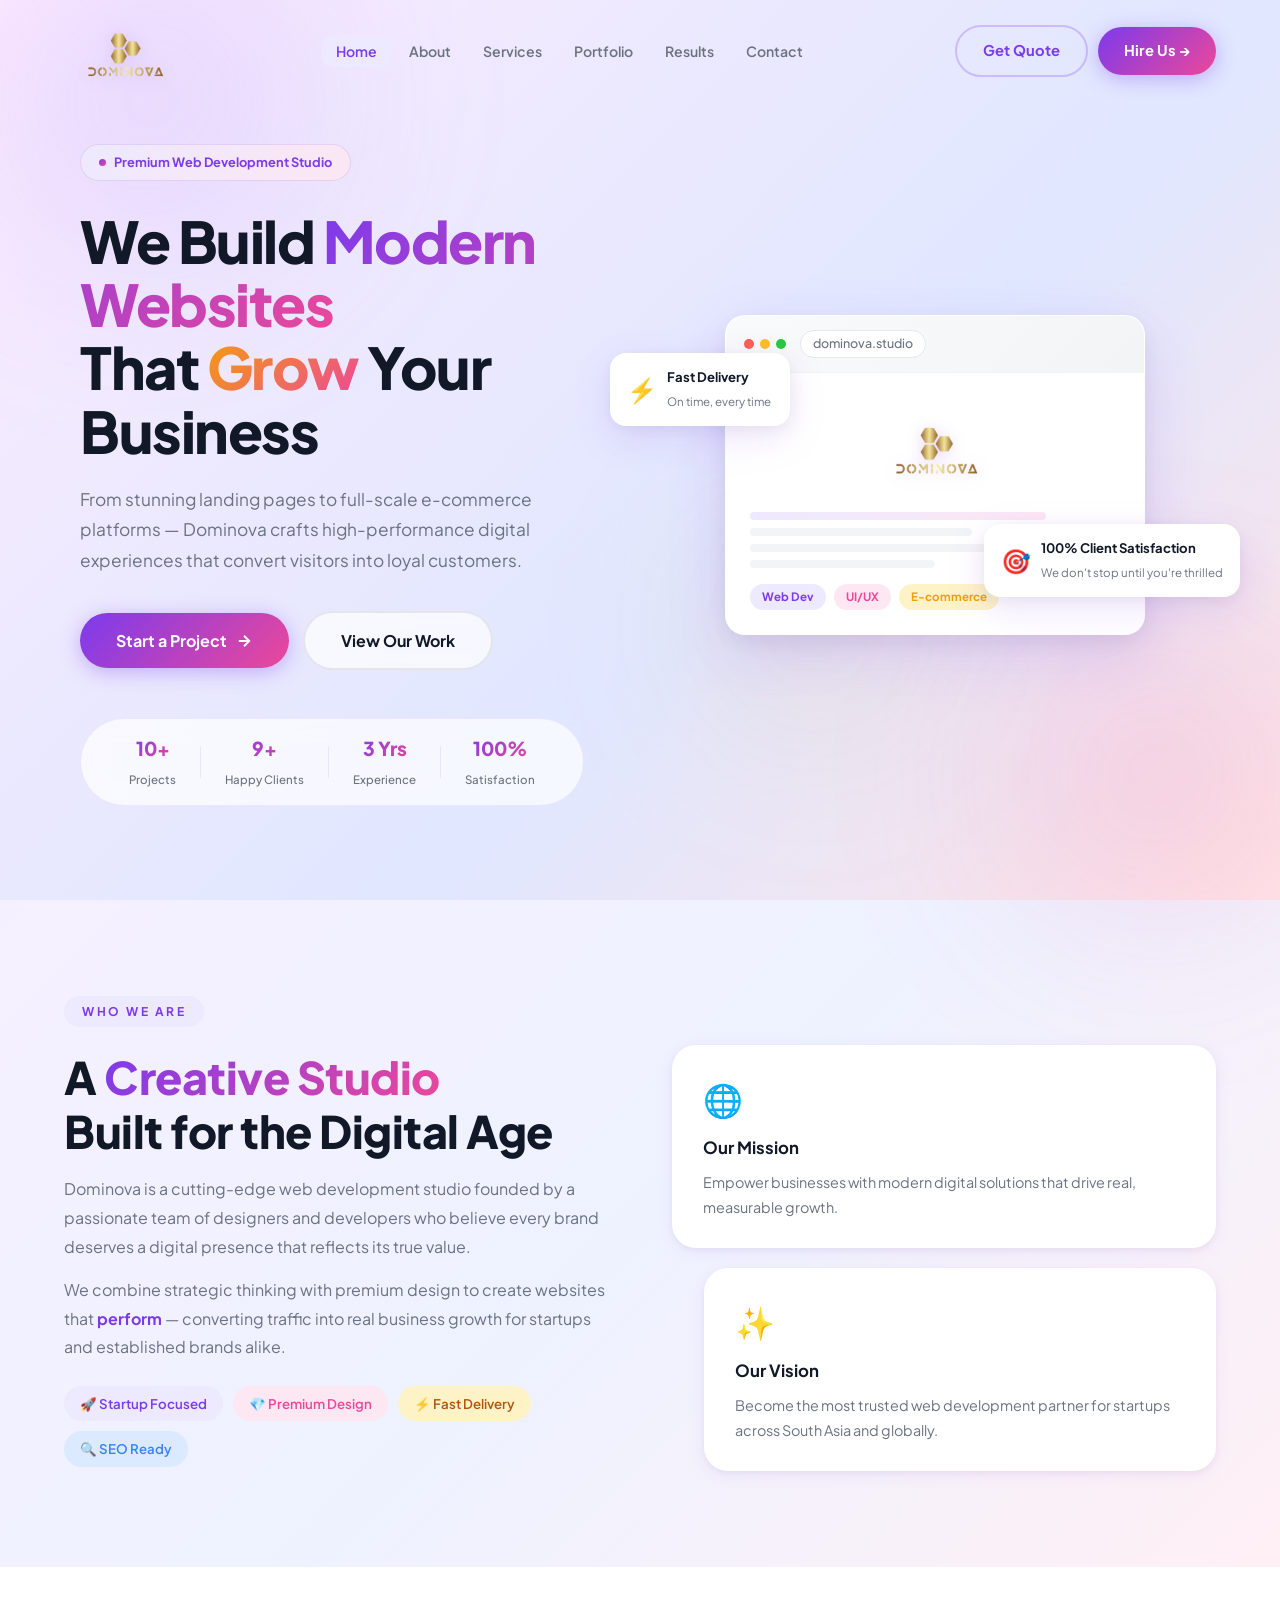
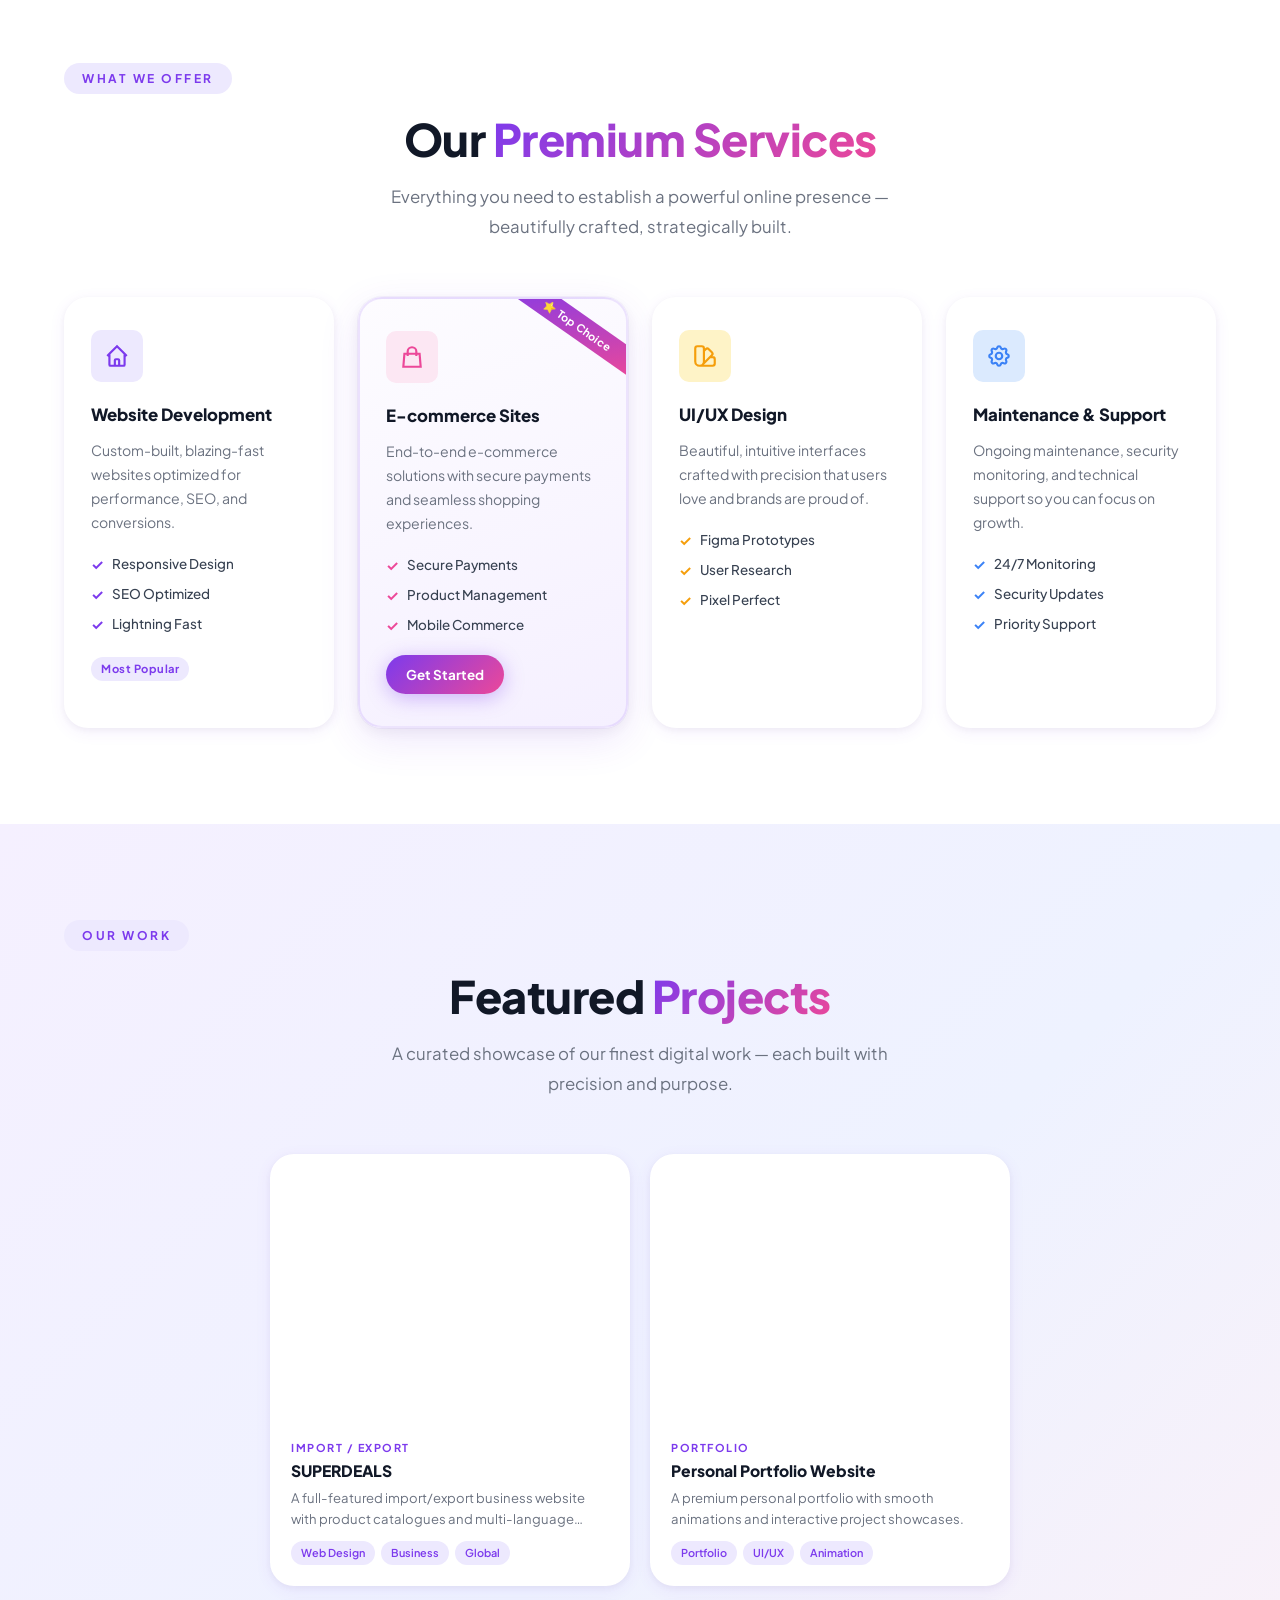
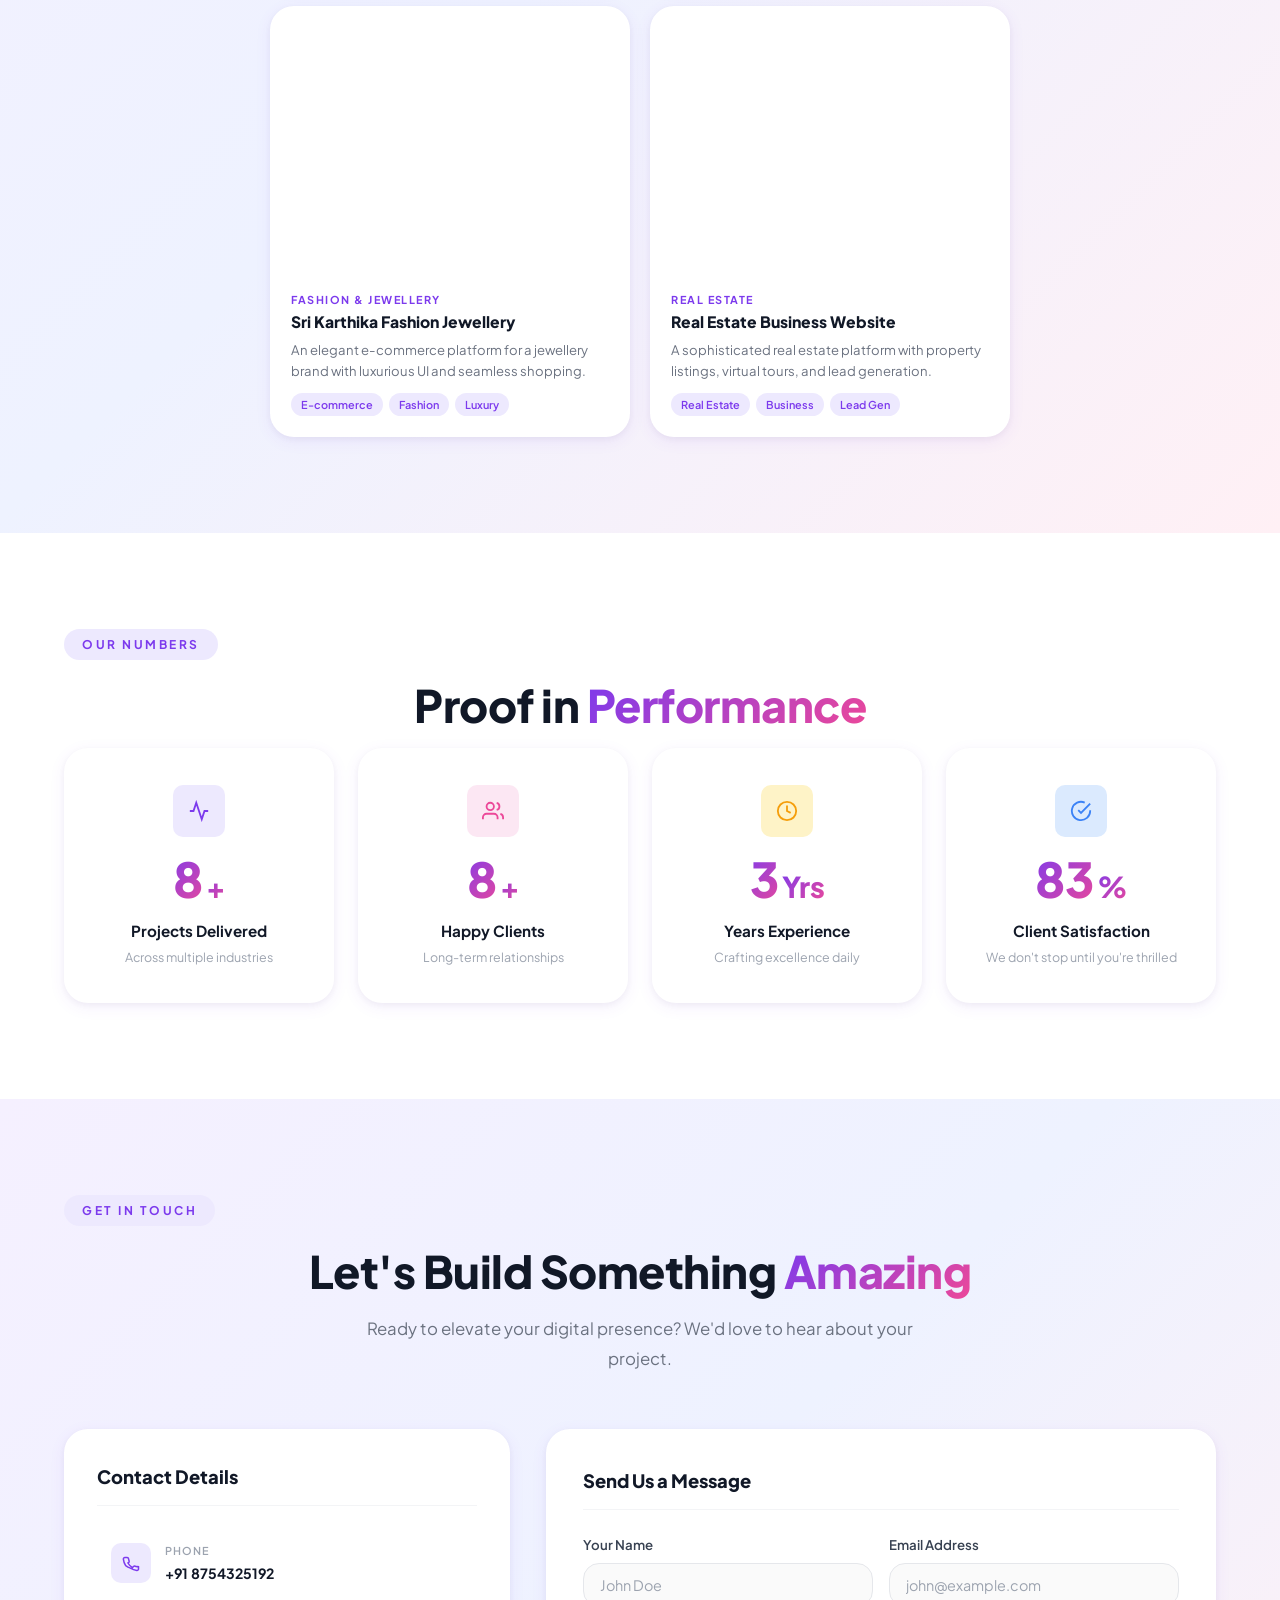
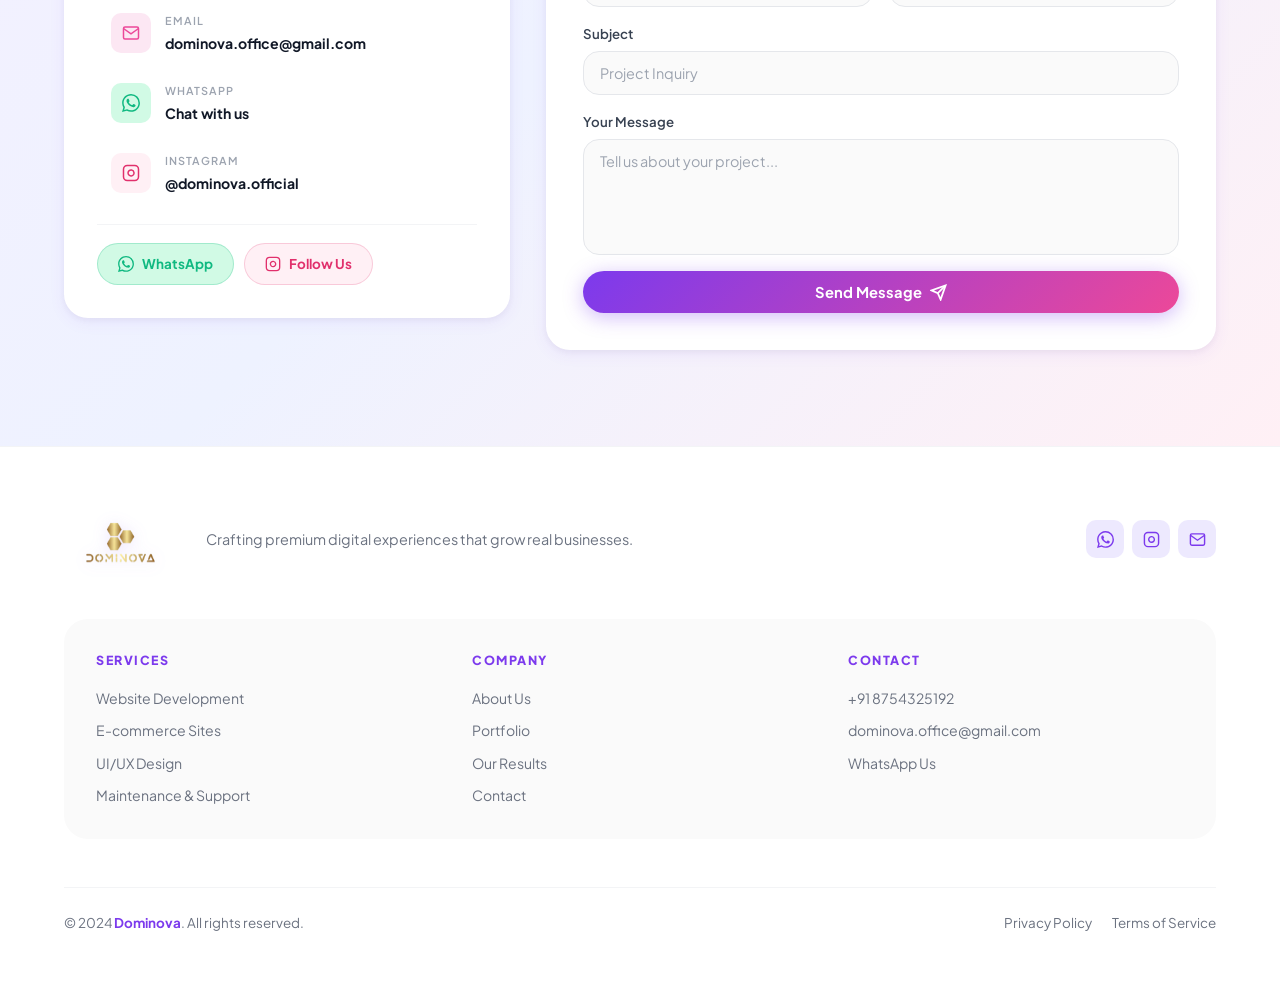
<file: Dominova/index.html>
<!DOCTYPE html>
<html lang="en">
<head>
  <meta charset="UTF-8" />
  <meta name="viewport" content="width=device-width, initial-scale=1.0" />
  <title>Dominova — Modern Web Development Studio</title>
  <meta name="description" content="Dominova is a premium web development studio crafting stunning websites, e-commerce platforms, and digital experiences that grow your business." />
  <link rel="icon" type="image/png" href="logo.png" />
  <link rel="preconnect" href="https://fonts.googleapis.com" />
  <link rel="preconnect" href="https://fonts.gstatic.com" crossorigin />
  <link href="https://fonts.googleapis.com/css2?family=Plus+Jakarta+Sans:wght@300;400;500;600;700;800;900&family=Inter:wght@300;400;500;600;700&display=swap" rel="stylesheet" />
  <link rel="stylesheet" href="styles.css" />
</head>
<body>

  <!-- ===== PRELOADER ===== -->
  <div id="preloader" class="preloader">
    <div class="preloader-inner">
      <img src="logo.png" alt="Dominova" class="preloader-logo" />
      <div class="preloader-dots">
        <span></span><span></span><span></span>
      </div>
    </div>
  </div>

  <!-- ===== NAVBAR ===== -->
  <nav id="navbar" class="navbar">
    <div class="nav-container">
      <a href="#home" class="nav-logo">
        <img src="logo.png" alt="Dominova" class="logo-img" />
      </a>
      <ul class="nav-links" id="nav-links">
        <li><a href="#home"      class="nav-link active">Home</a></li>
        <li><a href="#about"     class="nav-link">About</a></li>
        <li><a href="#services"  class="nav-link">Services</a></li>
        <li><a href="#portfolio" class="nav-link">Portfolio</a></li>
        <li><a href="#stats"     class="nav-link">Results</a></li>
        <li><a href="#contact"   class="nav-link">Contact</a></li>
      </ul>
      <div class="nav-actions">
        <a href="#contact" class="btn btn-outline-purple">Get Quote</a>
        <a href="#contact" class="btn btn-gradient">Hire Us →</a>
      </div>
      <button class="hamburger" id="hamburger" aria-label="Toggle menu">
        <span></span><span></span><span></span>
      </button>
    </div>
  </nav>

  <!-- Mobile Menu -->
  <div class="mobile-menu" id="mobile-menu">
    <ul class="mobile-nav-links">
      <li><a href="#home"      class="mob-link">Home</a></li>
      <li><a href="#about"     class="mob-link">About</a></li>
      <li><a href="#services"  class="mob-link">Services</a></li>
      <li><a href="#portfolio" class="mob-link">Portfolio</a></li>
      <li><a href="#stats"     class="mob-link">Results</a></li>
      <li><a href="#contact"   class="mob-link">Contact</a></li>
    </ul>
    <a href="#contact" class="btn btn-gradient mob-cta">Start a Project</a>
  </div>

  <main>

    <!-- ===== HERO ===== -->
    <section id="home" class="hero">
      <!-- Floating blobs -->
      <div class="blob blob-1"></div>
      <div class="blob blob-2"></div>
      <div class="blob blob-3"></div>

      <div class="hero-container">
        <div class="hero-chip fade-up">
          <span class="chip-dot"></span>
          Premium Web Development Studio
        </div>

        <h1 class="hero-title fade-up d1">
          We Build <span class="grad-text">Modern Websites</span><br />
          That <span class="grad-text-2">Grow</span> Your Business
        </h1>

        <p class="hero-sub fade-up d2">
          From stunning landing pages to full-scale e-commerce platforms — Dominova crafts
          high-performance digital experiences that convert visitors into loyal customers.
        </p>

        <div class="hero-cta fade-up d3">
          <a href="#contact" class="btn btn-gradient btn-lg" id="hero-hire">
            Start a Project
            <svg width="18" height="18" viewBox="0 0 24 24" fill="none" stroke="currentColor" stroke-width="2.5"><path d="M5 12h14M12 5l7 7-7 7"/></svg>
          </a>
          <a href="#portfolio" class="btn btn-ghost btn-lg" id="hero-work">View Our Work</a>
        </div>

        <!-- Mini stats bar -->
        <div class="hero-proof fade-up d4">
          <div class="proof-item">
            <strong>10+</strong>
            <span>Projects</span>
          </div>
          <div class="proof-sep"></div>
          <div class="proof-item">
            <strong>9+</strong>
            <span>Happy Clients</span>
          </div>
          <div class="proof-sep"></div>
          <div class="proof-item">
            <strong>3 Yrs</strong>
            <span>Experience</span>
          </div>
          <div class="proof-sep"></div>
          <div class="proof-item">
            <strong>100%</strong>
            <span>Satisfaction</span>
          </div>
        </div>
      </div>

      <!-- Hero visual card -->
      <div class="hero-visual fade-up d3">
        <div class="hero-card">
          <div class="hero-card-header">
            <span class="hc-dot red"></span>
            <span class="hc-dot yellow"></span>
            <span class="hc-dot green"></span>
            <span class="hc-url">dominova.studio</span>
          </div>
          <div class="hero-card-body">
            <div class="hc-logo-area">
              <img src="logo.png" alt="Dominova" class="hc-logo" />
            </div>
            <div class="hc-lines">
              <div class="hc-line w80 purple"></div>
              <div class="hc-line w60"></div>
              <div class="hc-line w90"></div>
              <div class="hc-line w50"></div>
            </div>
            <div class="hc-badges">
              <span class="hc-badge purple">Web Dev</span>
              <span class="hc-badge pink">UI/UX</span>
              <span class="hc-badge gold">E-commerce</span>
            </div>
          </div>
        </div>
        <!-- Floating decorations -->
        <div class="float-card fc-1">
          <span class="fc-icon">⚡</span>
          <div>
            <strong>Fast Delivery</strong>
            <span>On time, every time</span>
          </div>
        </div>
        <div class="float-card fc-2">
          <span class="fc-icon">🎯</span>
          <div>
            <strong>100% Client Satisfaction</strong>
            <span>We don't stop until you're thrilled</span>
          </div>
        </div>
      </div>
    </section>

    <!-- ===== ABOUT ===== -->
    <section id="about" class="about section">
      <div class="container">
        <div class="section-label fade-up">Who We Are</div>
        <div class="about-grid">
          <div class="about-left fade-left">
            <h2 class="section-title">
              A <span class="grad-text">Creative Studio</span><br />Built for the Digital Age
            </h2>
            <p class="about-para">
              Dominova is a cutting-edge web development studio founded by a passionate team of designers and developers who believe every brand deserves a digital presence that reflects its true value.
            </p>
            <p class="about-para">
              We combine strategic thinking with premium design to create websites that <strong>perform</strong> — converting traffic into real business growth for startups and established brands alike.
            </p>
            <div class="about-pills">
              <span class="pill purple">🚀 Startup Focused</span>
              <span class="pill pink">💎 Premium Design</span>
              <span class="pill gold">⚡ Fast Delivery</span>
              <span class="pill blue">🔍 SEO Ready</span>
            </div>
          </div>
          <div class="about-right fade-right">
            <div class="about-card white-card">
              <div class="ac-icon">🌐</div>
              <h3>Our Mission</h3>
              <p>Empower businesses with modern digital solutions that drive real, measurable growth.</p>
            </div>
            <div class="about-card white-card about-card-shifted">
              <div class="ac-icon">✨</div>
              <h3>Our Vision</h3>
              <p>Become the most trusted web development partner for startups across South Asia and globally.</p>
            </div>
          </div>
        </div>
      </div>
    </section>

    <!-- ===== SERVICES ===== -->
    <section id="services" class="services section">
      <div class="container">
        <div class="section-label fade-up">What We Offer</div>
        <h2 class="section-title text-center fade-up">
          Our <span class="grad-text">Premium Services</span>
        </h2>
        <p class="section-sub text-center fade-up">
          Everything you need to establish a powerful online presence — beautifully crafted, strategically built.
        </p>

        <div class="services-grid">

          <div class="service-card white-card fade-up" id="svc-web">
            <div class="svc-icon-wrap purple-bg">
              <svg width="26" height="26" viewBox="0 0 24 24" fill="none" stroke="currentColor" stroke-width="2"><path d="M3 12l2-2m0 0l7-7 7 7M5 10v10a1 1 0 001 1h3m10-11l2 2m-2-2v10a1 1 0 01-1 1h-3m-6 0a1 1 0 001-1v-4a1 1 0 011-1h2a1 1 0 011 1v4a1 1 0 001 1m-6 0h6"/></svg>
            </div>
            <h3 class="svc-title">Website Development</h3>
            <p class="svc-desc">Custom-built, blazing-fast websites optimized for performance, SEO, and conversions.</p>
            <ul class="svc-list">
              <li><span class="check purple">✓</span> Responsive Design</li>
              <li><span class="check purple">✓</span> SEO Optimized</li>
              <li><span class="check purple">✓</span> Lightning Fast</li>
            </ul>
            <div class="svc-tag purple-light">Most Popular</div>
          </div>

          <div class="service-card white-card service-card-featured fade-up d1" id="svc-ecom">
            <div class="featured-ribbon">⭐ Top Choice</div>
            <div class="svc-icon-wrap pink-bg">
              <svg width="26" height="26" viewBox="0 0 24 24" fill="none" stroke="currentColor" stroke-width="2"><path d="M16 11V7a4 4 0 00-8 0v4M5 9h14l1 12H4L5 9z"/></svg>
            </div>
            <h3 class="svc-title">E-commerce Sites</h3>
            <p class="svc-desc">End-to-end e-commerce solutions with secure payments and seamless shopping experiences.</p>
            <ul class="svc-list">
              <li><span class="check pink">✓</span> Secure Payments</li>
              <li><span class="check pink">✓</span> Product Management</li>
              <li><span class="check pink">✓</span> Mobile Commerce</li>
            </ul>
            <a href="#contact" class="btn btn-gradient btn-sm">Get Started</a>
          </div>

          <div class="service-card white-card fade-up d2" id="svc-uiux">
            <div class="svc-icon-wrap gold-bg">
              <svg width="26" height="26" viewBox="0 0 24 24" fill="none" stroke="currentColor" stroke-width="2"><path d="M7 21a4 4 0 01-4-4V5a2 2 0 012-2h4a2 2 0 012 2v12a4 4 0 01-4 4zm0 0h12a2 2 0 002-2v-4a2 2 0 00-2-2h-2.343M11 7.343l1.657-1.657a2 2 0 012.828 0l2.829 2.829a2 2 0 010 2.828l-8.486 8.485M7 17h.01"/></svg>
            </div>
            <h3 class="svc-title">UI/UX Design</h3>
            <p class="svc-desc">Beautiful, intuitive interfaces crafted with precision that users love and brands are proud of.</p>
            <ul class="svc-list">
              <li><span class="check gold">✓</span> Figma Prototypes</li>
              <li><span class="check gold">✓</span> User Research</li>
              <li><span class="check gold">✓</span> Pixel Perfect</li>
            </ul>
          </div>

          <div class="service-card white-card fade-up d3" id="svc-maint">
            <div class="svc-icon-wrap blue-bg">
              <svg width="26" height="26" viewBox="0 0 24 24" fill="none" stroke="currentColor" stroke-width="2"><path d="M10.325 4.317c.426-1.756 2.924-1.756 3.35 0a1.724 1.724 0 002.573 1.066c1.543-.94 3.31.826 2.37 2.37a1.724 1.724 0 001.065 2.572c1.756.426 1.756 2.924 0 3.35a1.724 1.724 0 00-1.066 2.573c.94 1.543-.826 3.31-2.37 2.37a1.724 1.724 0 00-2.572 1.065c-.426 1.756-2.924 1.756-3.35 0a1.724 1.724 0 00-2.573-1.066c-1.543.94-3.31-.826-2.37-2.37a1.724 1.724 0 00-1.065-2.572c-1.756-.426-1.756-2.924 0-3.35a1.724 1.724 0 001.066-2.573c-.94-1.543.826-3.31 2.37-2.37.996.608 2.296.07 2.572-1.065z"/><circle cx="12" cy="12" r="3"/></svg>
            </div>
            <h3 class="svc-title">Maintenance & Support</h3>
            <p class="svc-desc">Ongoing maintenance, security monitoring, and technical support so you can focus on growth.</p>
            <ul class="svc-list">
              <li><span class="check blue">✓</span> 24/7 Monitoring</li>
              <li><span class="check blue">✓</span> Security Updates</li>
              <li><span class="check blue">✓</span> Priority Support</li>
            </ul>
          </div>

        </div>
      </div>
    </section>

    <!-- ===== PORTFOLIO ===== -->
    <section id="portfolio" class="portfolio section">
      <div class="container">
        <div class="section-label fade-up">Our Work</div>
        <h2 class="section-title text-center fade-up">
          Featured <span class="grad-text">Projects</span>
        </h2>
        <p class="section-sub text-center fade-up">
          A curated showcase of our finest digital work — each built with precision and purpose.
        </p>

        <div class="portfolio-grid">

          <div class="port-card white-card fade-up" id="port-superdeals">
            <div class="port-img-wrap">
              <div class="port-img p-img-1">
                <div class="port-overlay">
                  <a href="https://project5-peach-rho.vercel.app/" class="btn btn-gradient btn-sm port-live-btn" target="_blank" rel="noopener noreferrer">
                    <svg width="14" height="14" viewBox="0 0 24 24" fill="none" stroke="currentColor" stroke-width="2.5"><path d="M18 13v6a2 2 0 01-2 2H5a2 2 0 01-2-2V8a2 2 0 012-2h6M15 3h6v6M10 14L21 3"/></svg>
                    View Live
                  </a>
                </div>
              </div>
            </div>
            <div class="port-info">
              <span class="port-cat">Import / Export</span>
              <h3 class="port-title">SUPERDEALS</h3>
              <p class="port-desc">A full-featured import/export business website with product catalogues and multi-language support.</p>
              <div class="port-tags">
                <span>Web Design</span><span>Business</span><span>Global</span>
              </div>
            </div>
          </div>

          <div class="port-card white-card fade-up d1" id="port-personal">
            <div class="port-img-wrap">
              <div class="port-img p-img-2">
                <div class="port-overlay">
                  <a href="https://kirthiga-s-tech-sphere.vercel.app/" class="btn btn-gradient btn-sm port-live-btn" target="_blank" rel="noopener noreferrer">
                    <svg width="14" height="14" viewBox="0 0 24 24" fill="none" stroke="currentColor" stroke-width="2.5"><path d="M18 13v6a2 2 0 01-2 2H5a2 2 0 01-2-2V8a2 2 0 012-2h6M15 3h6v6M10 14L21 3"/></svg>
                    View Live
                  </a>
                </div>
              </div>
            </div>
            <div class="port-info">
              <span class="port-cat">Portfolio</span>
              <h3 class="port-title">Personal Portfolio Website</h3>
              <p class="port-desc">A premium personal portfolio with smooth animations and interactive project showcases.</p>
              <div class="port-tags">
                <span>Portfolio</span><span>UI/UX</span><span>Animation</span>
              </div>
            </div>
          </div>

          <div class="port-card white-card fade-up d2" id="port-jewellery">
            <div class="port-img-wrap">
              <div class="port-img p-img-3">
                <div class="port-overlay">
                  <a href="https://regal-gemini-shoppe.vercel.app/" class="btn btn-gradient btn-sm port-live-btn" target="_blank" rel="noopener noreferrer">
                    <svg width="14" height="14" viewBox="0 0 24 24" fill="none" stroke="currentColor" stroke-width="2.5"><path d="M18 13v6a2 2 0 01-2 2H5a2 2 0 01-2-2V8a2 2 0 012-2h6M15 3h6v6M10 14L21 3"/></svg>
                    View Live
                  </a>
                </div>
              </div>
            </div>
            <div class="port-info">
              <span class="port-cat">Fashion & Jewellery</span>
              <h3 class="port-title">Sri Karthika Fashion Jewellery</h3>
              <p class="port-desc">An elegant e-commerce platform for a jewellery brand with luxurious UI and seamless shopping.</p>
              <div class="port-tags">
                <span>E-commerce</span><span>Fashion</span><span>Luxury</span>
              </div>
            </div>
          </div>

          <div class="port-card white-card fade-up d3" id="port-realestate">
            <div class="port-img-wrap">
              <div class="port-img p-img-4">
                <div class="port-overlay">
                  <a href="https://www.prabhalands.com/" class="btn btn-gradient btn-sm port-live-btn" target="_blank" rel="noopener noreferrer">
                    <svg width="14" height="14" viewBox="0 0 24 24" fill="none" stroke="currentColor" stroke-width="2.5"><path d="M18 13v6a2 2 0 01-2 2H5a2 2 0 01-2-2V8a2 2 0 012-2h6M15 3h6v6M10 14L21 3"/></svg>
                    View Live
                  </a>
                </div>
              </div>
            </div>
            <div class="port-info">
              <span class="port-cat">Real Estate</span>
              <h3 class="port-title">Real Estate Business Website</h3>
              <p class="port-desc">A sophisticated real estate platform with property listings, virtual tours, and lead generation.</p>
              <div class="port-tags">
                <span>Real Estate</span><span>Business</span><span>Lead Gen</span>
              </div>
            </div>
          </div>

        </div>
      </div>
    </section>

    <!-- ===== STATS ===== -->
    <section id="stats" class="stats section">
      <div class="container">
        <div class="section-label fade-up">Our Numbers</div>
        <h2 class="section-title text-center fade-up">
          Proof in <span class="grad-text">Performance</span>
        </h2>

        <div class="stats-grid">

          <div class="stat-card white-card fade-up" id="sc-projects">
            <div class="stat-icon purple-bg">
              <svg width="22" height="22" viewBox="0 0 24 24" fill="none" stroke="currentColor" stroke-width="2"><polyline points="22 12 18 12 15 21 9 3 6 12 2 12"/></svg>
            </div>
            <div class="stat-num" data-target="10">0</div>
            <div class="stat-suffix">+</div>
            <div class="stat-label">Projects Delivered</div>
            <div class="stat-sub">Across multiple industries</div>
          </div>

          <div class="stat-card white-card fade-up d1" id="sc-clients">
            <div class="stat-icon pink-bg">
              <svg width="22" height="22" viewBox="0 0 24 24" fill="none" stroke="currentColor" stroke-width="2"><path d="M17 21v-2a4 4 0 00-4-4H5a4 4 0 00-4 4v2"/><circle cx="9" cy="7" r="4"/><path d="M23 21v-2a4 4 0 00-3-3.87"/><path d="M16 3.13a4 4 0 010 7.75"/></svg>
            </div>
            <div class="stat-num" data-target="9">0</div>
            <div class="stat-suffix">+</div>
            <div class="stat-label">Happy Clients</div>
            <div class="stat-sub">Long-term relationships</div>
          </div>

          <div class="stat-card white-card fade-up d2" id="sc-years">
            <div class="stat-icon gold-bg">
              <svg width="22" height="22" viewBox="0 0 24 24" fill="none" stroke="currentColor" stroke-width="2"><circle cx="12" cy="12" r="10"/><polyline points="12 6 12 12 16 14"/></svg>
            </div>
            <div class="stat-num" data-target="3">0</div>
            <div class="stat-suffix">Yrs</div>
            <div class="stat-label">Years Experience</div>
            <div class="stat-sub">Crafting excellence daily</div>
          </div>

          <div class="stat-card white-card fade-up d3" id="sc-satisfaction">
            <div class="stat-icon blue-bg">
              <svg width="22" height="22" viewBox="0 0 24 24" fill="none" stroke="currentColor" stroke-width="2"><path d="M22 11.08V12a10 10 0 11-5.93-9.14"/><polyline points="22 4 12 14.01 9 11.01"/></svg>
            </div>
            <div class="stat-num" data-target="100">0</div>
            <div class="stat-suffix">%</div>
            <div class="stat-label">Client Satisfaction</div>
            <div class="stat-sub">We don't stop until you're thrilled</div>
          </div>

        </div>
      </div>
    </section>

    <!-- ===== CONTACT ===== -->
    <section id="contact" class="contact section">
      <div class="container">
        <div class="section-label fade-up">Get In Touch</div>
        <h2 class="section-title text-center fade-up">
          Let's Build Something <span class="grad-text">Amazing</span>
        </h2>
        <p class="section-sub text-center fade-up">
          Ready to elevate your digital presence? We'd love to hear about your project.
        </p>

        <div class="contact-grid">

          <!-- Info side -->
          <div class="contact-info-col fade-left">
            <div class="contact-info-card white-card">
              <h3 class="cic-title">Contact Details</h3>

              <a href="tel:+918754325192" class="cic-item" id="cic-phone">
                <div class="cic-icon purple-bg">
                  <svg width="18" height="18" viewBox="0 0 24 24" fill="none" stroke="currentColor" stroke-width="2"><path d="M22 16.92v3a2 2 0 01-2.18 2 19.79 19.79 0 01-8.63-3.07A19.5 19.5 0 014.88 15.4a19.79 19.79 0 01-3.07-8.67A2 2 0 013.79 4.7h3a2 2 0 012 1.72 12.84 12.84 0 00.7 2.81 2 2 0 01-.45 2.11L7.91 12a16 16 0 006.07 6.07l1.36-1.36a2 2 0 012.11-.45 12.84 12.84 0 002.81.7A2 2 0 0122 16.92z"/></svg>
                </div>
                <div class="cic-text">
                  <span class="cic-label">Phone</span>
                  <span class="cic-val">+91 8754325192</span>
                </div>
              </a>

              <a href="mailto:dominova.office@gmail.com" class="cic-item" id="cic-email">
                <div class="cic-icon pink-bg">
                  <svg width="18" height="18" viewBox="0 0 24 24" fill="none" stroke="currentColor" stroke-width="2"><path d="M4 4h16c1.1 0 2 .9 2 2v12c0 1.1-.9 2-2 2H4c-1.1 0-2-.9-2-2V6c0-1.1.9-2 2-2z"/><polyline points="22,6 12,13 2,6"/></svg>
                </div>
                <div class="cic-text">
                  <span class="cic-label">Email</span>
                  <span class="cic-val">dominova.office@gmail.com</span>
                </div>
              </a>

              <a href="https://wa.me/918754325192" class="cic-item" id="cic-wa" target="_blank" rel="noopener">
                <div class="cic-icon green-bg">
                  <svg width="18" height="18" viewBox="0 0 24 24" fill="currentColor"><path d="M17.472 14.382c-.297-.149-1.758-.867-2.03-.967-.273-.099-.471-.148-.67.15-.197.297-.767.966-.94 1.164-.173.199-.347.223-.644.075-.297-.15-1.255-.463-2.39-1.475-.883-.788-1.48-1.761-1.653-2.059-.173-.297-.018-.458.13-.606.134-.133.298-.347.446-.52.149-.174.198-.298.298-.497.099-.198.05-.371-.025-.52-.075-.149-.669-1.612-.916-2.207-.242-.579-.487-.5-.669-.51-.173-.008-.371-.01-.57-.01-.198 0-.52.074-.792.372-.272.297-1.04 1.016-1.04 2.479 0 1.462 1.065 2.875 1.213 3.074.149.198 2.096 3.2 5.077 4.487.709.306 1.262.489 1.694.625.712.227 1.36.195 1.871.118.571-.085 1.758-.719 2.006-1.413.248-.694.248-1.289.173-1.413-.074-.124-.272-.198-.57-.347m-5.421 7.403h-.004a9.87 9.87 0 01-5.031-1.378l-.361-.214-3.741.982.998-3.648-.235-.374a9.86 9.86 0 01-1.51-5.26c.001-5.45 4.436-9.884 9.888-9.884 2.64 0 5.122 1.03 6.988 2.898a9.825 9.825 0 012.893 6.994c-.003 5.45-4.437 9.884-9.885 9.884m8.413-18.297A11.815 11.815 0 0012.05 0C5.495 0 .16 5.335.157 11.892c0 2.096.547 4.142 1.588 5.945L.057 24l6.305-1.654a11.882 11.882 0 005.683 1.448h.005c6.554 0 11.89-5.335 11.893-11.893a11.821 11.821 0 00-3.48-8.413z"/></svg>
                </div>
                <div class="cic-text">
                  <span class="cic-label">WhatsApp</span>
                  <span class="cic-val">Chat with us</span>
                </div>
              </a>

              <a href="https://instagram.com/dominova.official" class="cic-item" id="cic-ig" target="_blank" rel="noopener">
                <div class="cic-icon insta-bg">
                  <svg width="18" height="18" viewBox="0 0 24 24" fill="none" stroke="currentColor" stroke-width="2"><rect x="2" y="2" width="20" height="20" rx="5" ry="5"/><path d="M16 11.37A4 4 0 1112.63 8 4 4 0 0116 11.37z"/><line x1="17.5" y1="6.5" x2="17.51" y2="6.5"/></svg>
                </div>
                <div class="cic-text">
                  <span class="cic-label">Instagram</span>
                  <span class="cic-val">@dominova.official</span>
                </div>
              </a>

              <div class="cic-social-row">
                <a href="https://wa.me/918754325192" class="btn btn-green btn-sm" target="_blank" id="wa-cta">
                  <svg width="16" height="16" viewBox="0 0 24 24" fill="currentColor"><path d="M17.472 14.382c-.297-.149-1.758-.867-2.03-.967-.273-.099-.471-.148-.67.15-.197.297-.767.966-.94 1.164-.173.199-.347.223-.644.075-.297-.15-1.255-.463-2.39-1.475-.883-.788-1.48-1.761-1.653-2.059-.173-.297-.018-.458.13-.606.134-.133.298-.347.446-.52.149-.174.198-.298.298-.497.099-.198.05-.371-.025-.52-.075-.149-.669-1.612-.916-2.207-.242-.579-.487-.5-.669-.51-.173-.008-.371-.01-.57-.01-.198 0-.52.074-.792.372-.272.297-1.04 1.016-1.04 2.479 0 1.462 1.065 2.875 1.213 3.074.149.198 2.096 3.2 5.077 4.487.709.306 1.262.489 1.694.625.712.227 1.36.195 1.871.118.571-.085 1.758-.719 2.006-1.413.248-.694.248-1.289.173-1.413-.074-.124-.272-.198-.57-.347m-5.421 7.403h-.004a9.87 9.87 0 01-5.031-1.378l-.361-.214-3.741.982.998-3.648-.235-.374a9.86 9.86 0 01-1.51-5.26c.001-5.45 4.436-9.884 9.888-9.884 2.64 0 5.122 1.03 6.988 2.898a9.825 9.825 0 012.893 6.994c-.003 5.45-4.437 9.884-9.885 9.884m8.413-18.297A11.815 11.815 0 0012.05 0C5.495 0 .16 5.335.157 11.892c0 2.096.547 4.142 1.588 5.945L.057 24l6.305-1.654a11.882 11.882 0 005.683 1.448h.005c6.554 0 11.89-5.335 11.893-11.893a11.821 11.821 0 00-3.48-8.413z"/></svg>
                  WhatsApp
                </a>
                <a href="https://instagram.com/dominova.official" class="btn btn-insta btn-sm" target="_blank" id="ig-cta">
                  <svg width="16" height="16" viewBox="0 0 24 24" fill="none" stroke="currentColor" stroke-width="2"><rect x="2" y="2" width="20" height="20" rx="5" ry="5"/><path d="M16 11.37A4 4 0 1112.63 8 4 4 0 0116 11.37z"/><line x1="17.5" y1="6.5" x2="17.51" y2="6.5"/></svg>
                  Follow Us
                </a>
              </div>
            </div>
          </div>

          <!-- Form side -->
          <div class="contact-form-col fade-right">
            <form class="contact-form white-card" id="contact-form" novalidate>
              <h3 class="form-title">Send Us a Message</h3>
              <div class="form-row">
                <div class="form-group">
                  <label for="name">Your Name</label>
                  <input type="text"  id="name"  name="name"  placeholder="John Doe"            required />
                </div>
                <div class="form-group">
                  <label for="email">Email Address</label>
                  <input type="email" id="email" name="email" placeholder="john@example.com"    required />
                </div>
              </div>
              <div class="form-group">
                <label for="subject">Subject</label>
                <input type="text"  id="subject" name="subject" placeholder="Project Inquiry" />
              </div>
              <div class="form-group">
                <label for="message">Your Message</label>
                <textarea id="message" name="message" rows="5" placeholder="Tell us about your project..." required></textarea>
              </div>
              <button type="submit" class="btn btn-gradient btn-full" id="form-submit">
                <span class="btn-text">Send Message</span>
                <svg width="17" height="17" viewBox="0 0 24 24" fill="none" stroke="currentColor" stroke-width="2.5"><line x1="22" y1="2" x2="11" y2="13"/><polygon points="22 2 15 22 11 13 2 9 22 2"/></svg>
              </button>
              <div class="form-success" id="form-success">
                <svg width="22" height="22" viewBox="0 0 24 24" fill="none" stroke="currentColor" stroke-width="2"><path d="M22 11.08V12a10 10 0 11-5.93-9.14"/><polyline points="22 4 12 14.01 9 11.01"/></svg>
                Message sent! We'll get back to you within 24 hours.
              </div>
            </form>
          </div>

        </div>
      </div>
    </section>

  </main>

  <!-- ===== FOOTER ===== -->
  <footer class="footer">
    <div class="footer-inner">
      <div class="container">
        <div class="footer-top-row">
          <a href="#home" class="footer-logo-wrap">
            <img src="logo.png" alt="Dominova" class="footer-logo" />
          </a>
          <p class="footer-tagline">Crafting premium digital experiences that grow real businesses.</p>
          <div class="footer-socials">
            <a href="https://wa.me/918754325192" class="f-social" aria-label="WhatsApp" target="_blank">
              <svg width="17" height="17" viewBox="0 0 24 24" fill="currentColor"><path d="M17.472 14.382c-.297-.149-1.758-.867-2.03-.967-.273-.099-.471-.148-.67.15-.197.297-.767.966-.94 1.164-.173.199-.347.223-.644.075-.297-.15-1.255-.463-2.39-1.475-.883-.788-1.48-1.761-1.653-2.059-.173-.297-.018-.458.13-.606.134-.133.298-.347.446-.52.149-.174.198-.298.298-.497.099-.198.05-.371-.025-.52-.075-.149-.669-1.612-.916-2.207-.242-.579-.487-.5-.669-.51-.173-.008-.371-.01-.57-.01-.198 0-.52.074-.792.372-.272.297-1.04 1.016-1.04 2.479 0 1.462 1.065 2.875 1.213 3.074.149.198 2.096 3.2 5.077 4.487.709.306 1.262.489 1.694.625.712.227 1.36.195 1.871.118.571-.085 1.758-.719 2.006-1.413.248-.694.248-1.289.173-1.413-.074-.124-.272-.198-.57-.347m-5.421 7.403h-.004a9.87 9.87 0 01-5.031-1.378l-.361-.214-3.741.982.998-3.648-.235-.374a9.86 9.86 0 01-1.51-5.26c.001-5.45 4.436-9.884 9.888-9.884 2.64 0 5.122 1.03 6.988 2.898a9.825 9.825 0 012.893 6.994c-.003 5.45-4.437 9.884-9.885 9.884m8.413-18.297A11.815 11.815 0 0012.05 0C5.495 0 .16 5.335.157 11.892c0 2.096.547 4.142 1.588 5.945L.057 24l6.305-1.654a11.882 11.882 0 005.683 1.448h.005c6.554 0 11.89-5.335 11.893-11.893a11.821 11.821 0 00-3.48-8.413z"/></svg>
            </a>
            <a href="https://instagram.com/dominova.official" class="f-social" aria-label="Instagram" target="_blank">
              <svg width="17" height="17" viewBox="0 0 24 24" fill="none" stroke="currentColor" stroke-width="2"><rect x="2" y="2" width="20" height="20" rx="5" ry="5"/><path d="M16 11.37A4 4 0 1112.63 8 4 4 0 0116 11.37z"/><line x1="17.5" y1="6.5" x2="17.51" y2="6.5"/></svg>
            </a>
            <a href="mailto:dominova.office@gmail.com" class="f-social" aria-label="Email">
              <svg width="17" height="17" viewBox="0 0 24 24" fill="none" stroke="currentColor" stroke-width="2"><path d="M4 4h16c1.1 0 2 .9 2 2v12c0 1.1-.9 2-2 2H4c-1.1 0-2-.9-2-2V6c0-1.1.9-2 2-2z"/><polyline points="22,6 12,13 2,6"/></svg>
            </a>
          </div>
        </div>
        <div class="footer-links-row">
          <div class="footer-col">
            <span class="fc-head">Services</span>
            <a href="#services">Website Development</a>
            <a href="#services">E-commerce Sites</a>
            <a href="#services">UI/UX Design</a>
            <a href="#services">Maintenance & Support</a>
          </div>
          <div class="footer-col">
            <span class="fc-head">Company</span>
            <a href="#about">About Us</a>
            <a href="#portfolio">Portfolio</a>
            <a href="#stats">Our Results</a>
            <a href="#contact">Contact</a>
          </div>
          <div class="footer-col">
            <span class="fc-head">Contact</span>
            <a href="tel:+918754325192">+91 8754325192</a>
            <a href="mailto:dominova.office@gmail.com">dominova.office@gmail.com</a>
            <a href="https://wa.me/918754325192" target="_blank">WhatsApp Us</a>
          </div>
        </div>
        <div class="footer-bottom-row">
          <p>&copy; 2024 <strong>Dominova</strong>. All rights reserved.</p>
          <div class="footer-bottom-links">
            <a href="#">Privacy Policy</a>
            <a href="#">Terms of Service</a>
          </div>
        </div>
      </div>
    </div>
  </footer>

  <!-- Back to top -->
  <button class="back-to-top" id="back-to-top" aria-label="Back to top">
    <svg width="18" height="18" viewBox="0 0 24 24" fill="none" stroke="currentColor" stroke-width="2.5"><path d="M18 15l-6-6-6 6"/></svg>
  </button>

  <script src="script.js"></script>
</body>
</html>
</file>
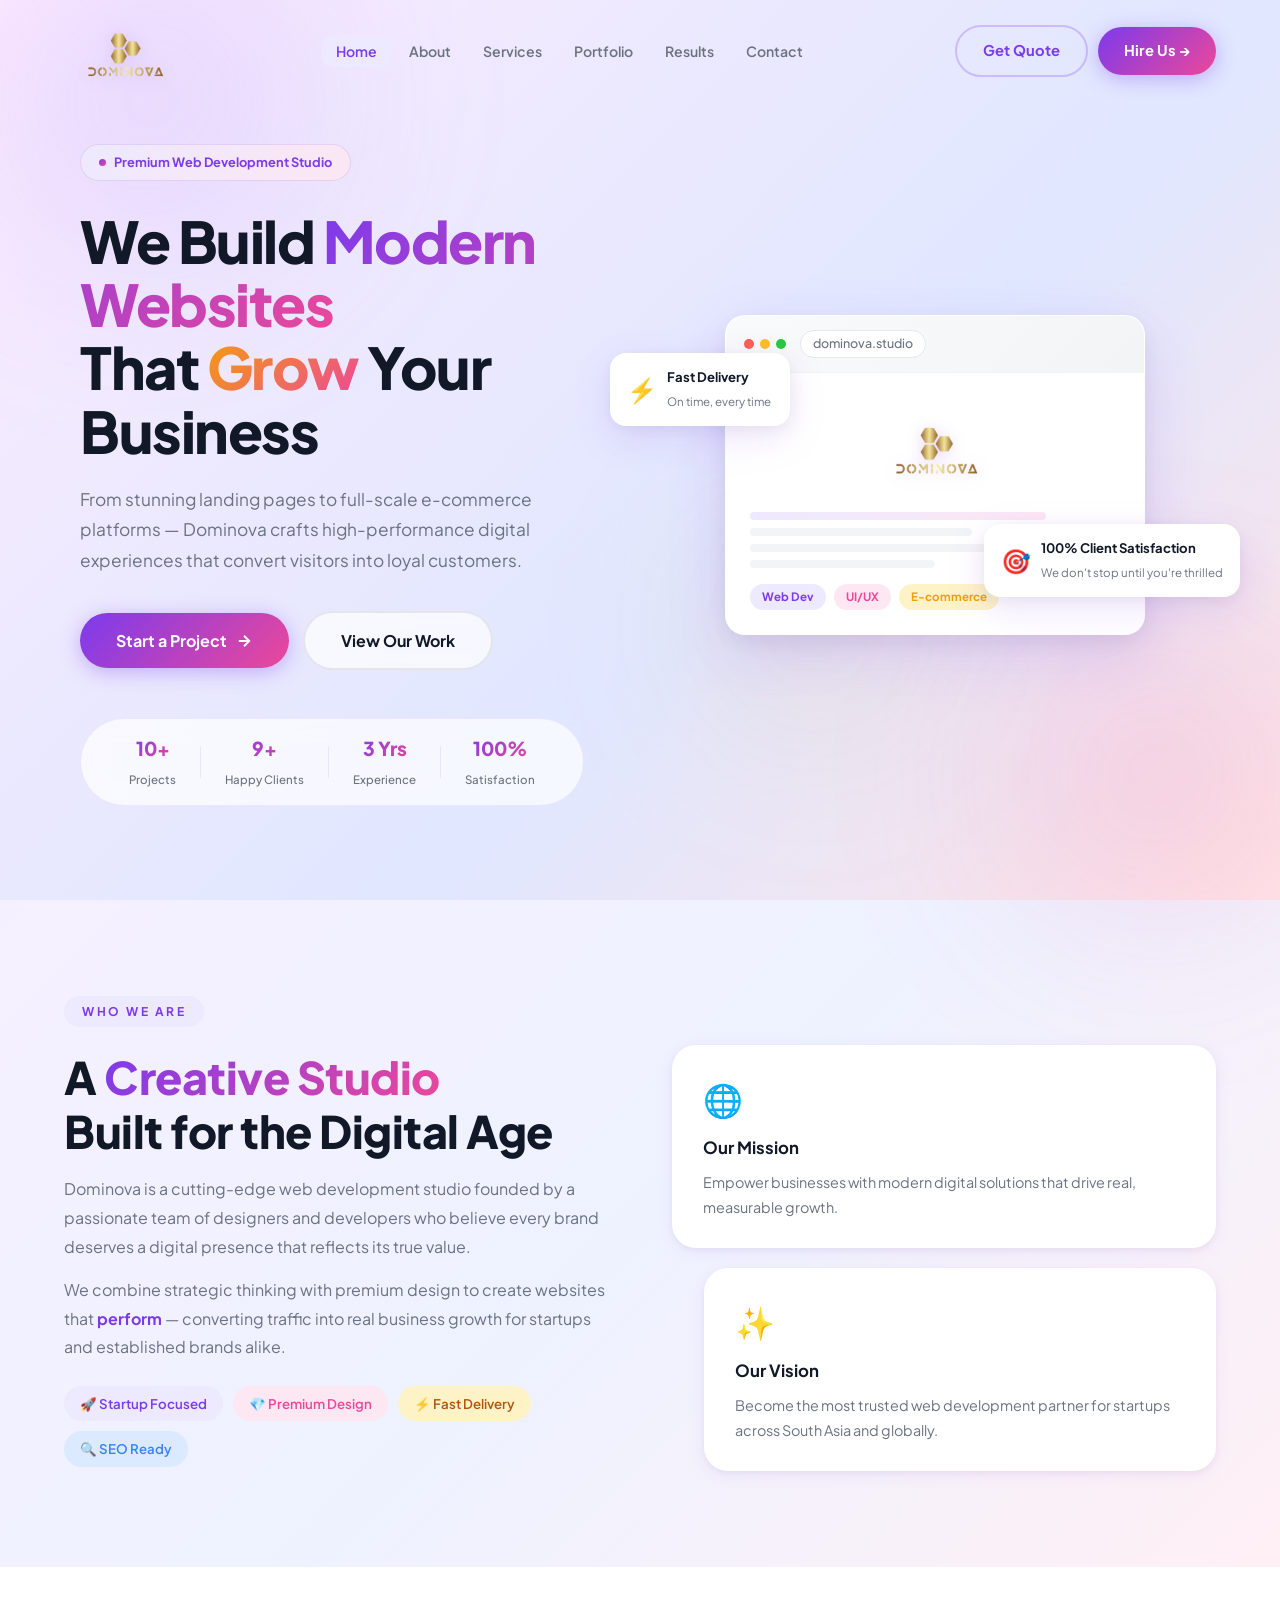
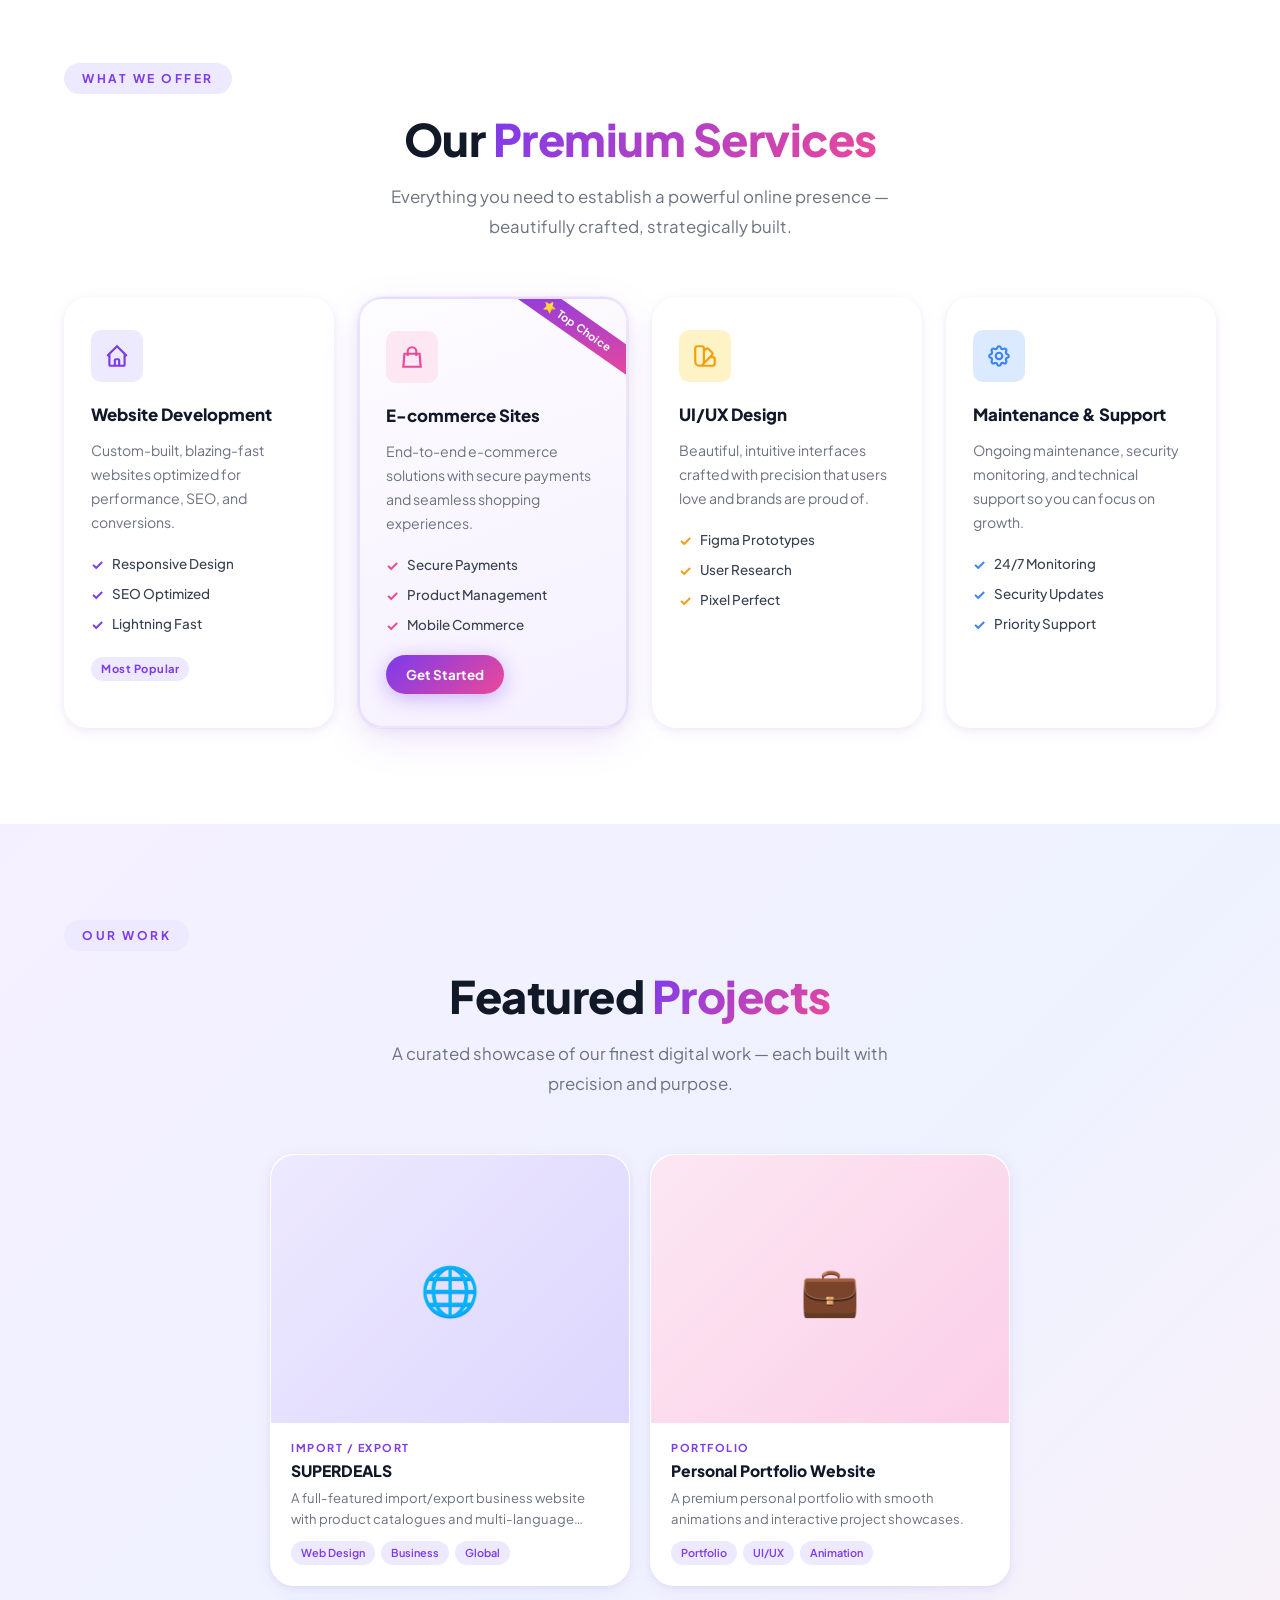
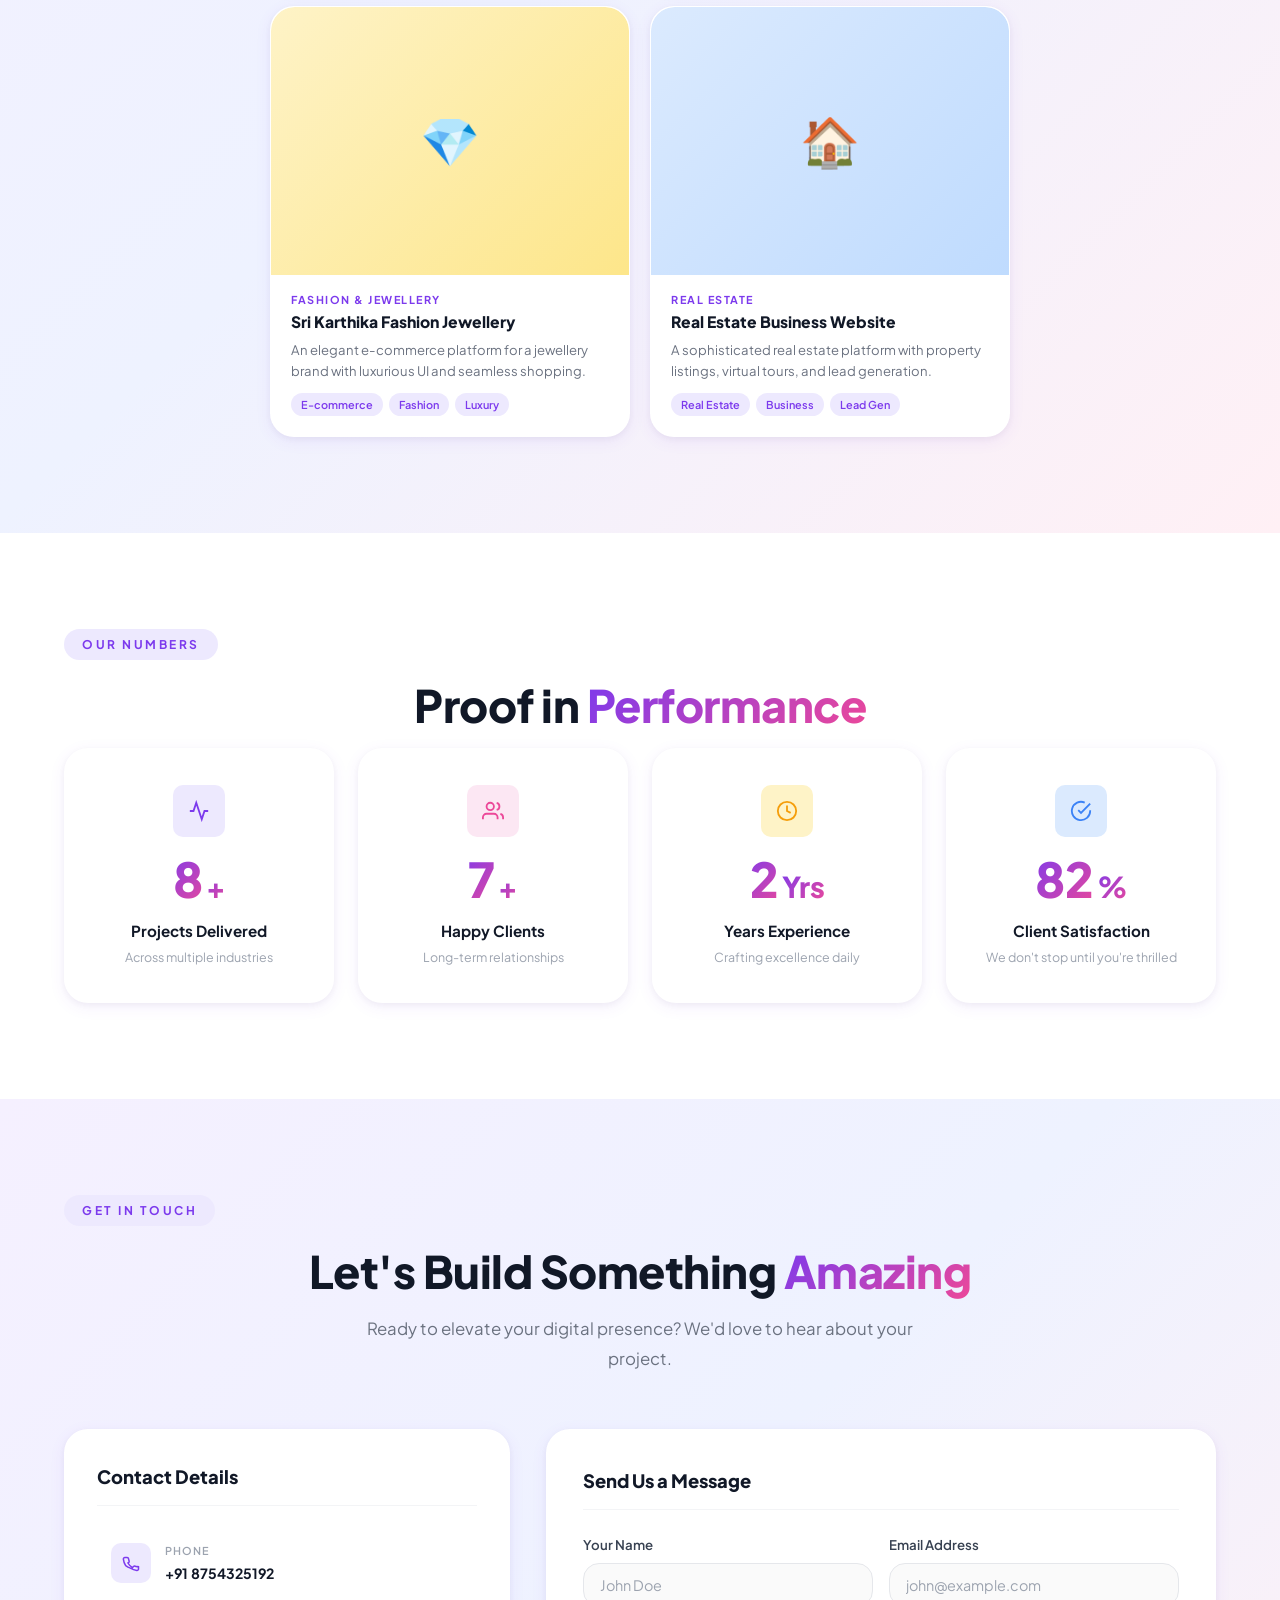
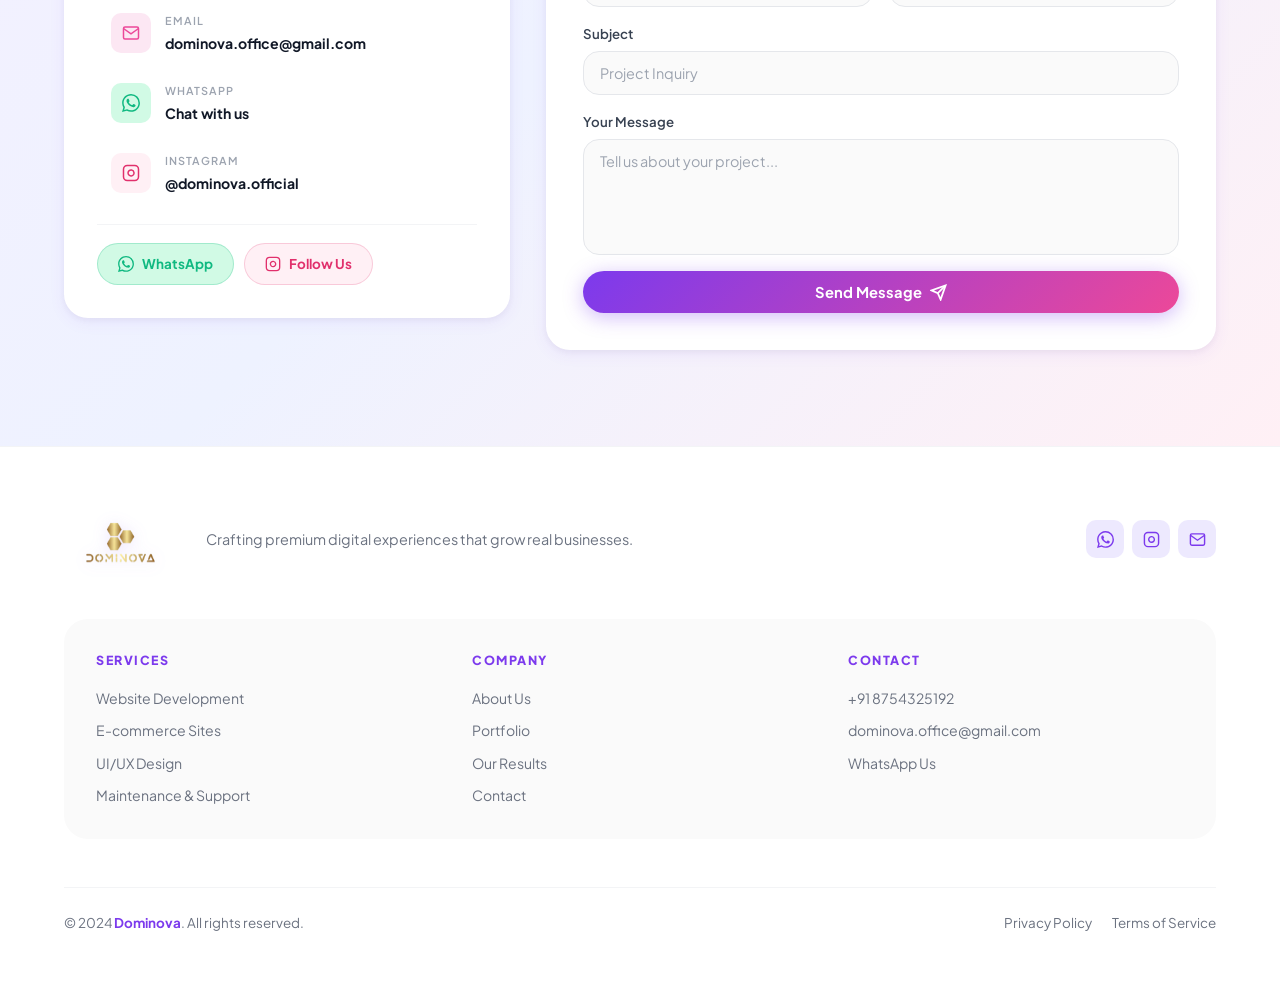
<file: Dominova/index-light.html>
<!DOCTYPE html>
<html lang="en">
<head>
  <meta charset="UTF-8" />
  <meta name="viewport" content="width=device-width, initial-scale=1.0" />
  <title>Dominova — Modern Web Development Studio</title>
  <meta name="description" content="Dominova is a premium web development studio crafting stunning websites, e-commerce platforms, and digital experiences that grow your business." />
  <link rel="icon" type="image/png" href="logo.png" />
  <link rel="preconnect" href="https://fonts.googleapis.com" />
  <link rel="preconnect" href="https://fonts.gstatic.com" crossorigin />
  <link href="https://fonts.googleapis.com/css2?family=Plus+Jakarta+Sans:wght@300;400;500;600;700;800;900&family=Inter:wght@300;400;500;600;700&display=swap" rel="stylesheet" />
  <link rel="stylesheet" href="styles-light.css" />
</head>
<body>

  <!-- ===== PRELOADER ===== -->
  <div id="preloader" class="preloader">
    <div class="preloader-inner">
      <img src="logo.png" alt="Dominova" class="preloader-logo" />
      <div class="preloader-dots">
        <span></span><span></span><span></span>
      </div>
    </div>
  </div>

  <!-- ===== NAVBAR ===== -->
  <nav id="navbar" class="navbar">
    <div class="nav-container">
      <a href="#home" class="nav-logo">
        <img src="logo.png" alt="Dominova" class="logo-img" />
      </a>
      <ul class="nav-links" id="nav-links">
        <li><a href="#home"      class="nav-link active">Home</a></li>
        <li><a href="#about"     class="nav-link">About</a></li>
        <li><a href="#services"  class="nav-link">Services</a></li>
        <li><a href="#portfolio" class="nav-link">Portfolio</a></li>
        <li><a href="#stats"     class="nav-link">Results</a></li>
        <li><a href="#contact"   class="nav-link">Contact</a></li>
      </ul>
      <div class="nav-actions">
        <a href="#contact" class="btn btn-outline-purple">Get Quote</a>
        <a href="#contact" class="btn btn-gradient">Hire Us →</a>
      </div>
      <button class="hamburger" id="hamburger" aria-label="Toggle menu">
        <span></span><span></span><span></span>
      </button>
    </div>
  </nav>

  <!-- Mobile Menu -->
  <div class="mobile-menu" id="mobile-menu">
    <ul class="mobile-nav-links">
      <li><a href="#home"      class="mob-link">Home</a></li>
      <li><a href="#about"     class="mob-link">About</a></li>
      <li><a href="#services"  class="mob-link">Services</a></li>
      <li><a href="#portfolio" class="mob-link">Portfolio</a></li>
      <li><a href="#stats"     class="mob-link">Results</a></li>
      <li><a href="#contact"   class="mob-link">Contact</a></li>
    </ul>
    <a href="#contact" class="btn btn-gradient mob-cta">Start a Project</a>
  </div>

  <main>

    <!-- ===== HERO ===== -->
    <section id="home" class="hero">
      <!-- Floating blobs -->
      <div class="blob blob-1"></div>
      <div class="blob blob-2"></div>
      <div class="blob blob-3"></div>

      <div class="hero-container">
        <div class="hero-chip fade-up">
          <span class="chip-dot"></span>
          Premium Web Development Studio
        </div>

        <h1 class="hero-title fade-up d1">
          We Build <span class="grad-text">Modern Websites</span><br />
          That <span class="grad-text-2">Grow</span> Your Business
        </h1>

        <p class="hero-sub fade-up d2">
          From stunning landing pages to full-scale e-commerce platforms — Dominova crafts
          high-performance digital experiences that convert visitors into loyal customers.
        </p>

        <div class="hero-cta fade-up d3">
          <a href="#contact" class="btn btn-gradient btn-lg" id="hero-hire">
            Start a Project
            <svg width="18" height="18" viewBox="0 0 24 24" fill="none" stroke="currentColor" stroke-width="2.5"><path d="M5 12h14M12 5l7 7-7 7"/></svg>
          </a>
          <a href="#portfolio" class="btn btn-ghost btn-lg" id="hero-work">View Our Work</a>
        </div>

        <!-- Mini stats bar -->
        <div class="hero-proof fade-up d4">
          <div class="proof-item">
            <strong>10+</strong>
            <span>Projects</span>
          </div>
          <div class="proof-sep"></div>
          <div class="proof-item">
            <strong>9+</strong>
            <span>Happy Clients</span>
          </div>
          <div class="proof-sep"></div>
          <div class="proof-item">
            <strong>3 Yrs</strong>
            <span>Experience</span>
          </div>
          <div class="proof-sep"></div>
          <div class="proof-item">
            <strong>100%</strong>
            <span>Satisfaction</span>
          </div>
        </div>
      </div>

      <!-- Hero visual card -->
      <div class="hero-visual fade-up d3">
        <div class="hero-card">
          <div class="hero-card-header">
            <span class="hc-dot red"></span>
            <span class="hc-dot yellow"></span>
            <span class="hc-dot green"></span>
            <span class="hc-url">dominova.studio</span>
          </div>
          <div class="hero-card-body">
            <div class="hc-logo-area">
              <img src="logo.png" alt="Dominova" class="hc-logo" />
            </div>
            <div class="hc-lines">
              <div class="hc-line w80 purple"></div>
              <div class="hc-line w60"></div>
              <div class="hc-line w90"></div>
              <div class="hc-line w50"></div>
            </div>
            <div class="hc-badges">
              <span class="hc-badge purple">Web Dev</span>
              <span class="hc-badge pink">UI/UX</span>
              <span class="hc-badge gold">E-commerce</span>
            </div>
          </div>
        </div>
        <!-- Floating decorations -->
        <div class="float-card fc-1">
          <span class="fc-icon">⚡</span>
          <div>
            <strong>Fast Delivery</strong>
            <span>On time, every time</span>
          </div>
        </div>
        <div class="float-card fc-2">
          <span class="fc-icon">🎯</span>
          <div>
            <strong>100% Client Satisfaction</strong>
            <span>We don't stop until you're thrilled</span>
          </div>
        </div>
      </div>
    </section>

    <!-- ===== ABOUT ===== -->
    <section id="about" class="about section">
      <div class="container">
        <div class="section-label fade-up">Who We Are</div>
        <div class="about-grid">
          <div class="about-left fade-left">
            <h2 class="section-title">
              A <span class="grad-text">Creative Studio</span><br />Built for the Digital Age
            </h2>
            <p class="about-para">
              Dominova is a cutting-edge web development studio founded by a passionate team of designers and developers who believe every brand deserves a digital presence that reflects its true value.
            </p>
            <p class="about-para">
              We combine strategic thinking with premium design to create websites that <strong>perform</strong> — converting traffic into real business growth for startups and established brands alike.
            </p>
            <div class="about-pills">
              <span class="pill purple">🚀 Startup Focused</span>
              <span class="pill pink">💎 Premium Design</span>
              <span class="pill gold">⚡ Fast Delivery</span>
              <span class="pill blue">🔍 SEO Ready</span>
            </div>
          </div>
          <div class="about-right fade-right">
            <div class="about-card white-card">
              <div class="ac-icon">🌐</div>
              <h3>Our Mission</h3>
              <p>Empower businesses with modern digital solutions that drive real, measurable growth.</p>
            </div>
            <div class="about-card white-card about-card-shifted">
              <div class="ac-icon">✨</div>
              <h3>Our Vision</h3>
              <p>Become the most trusted web development partner for startups across South Asia and globally.</p>
            </div>
          </div>
        </div>
      </div>
    </section>

    <!-- ===== SERVICES ===== -->
    <section id="services" class="services section">
      <div class="container">
        <div class="section-label fade-up">What We Offer</div>
        <h2 class="section-title text-center fade-up">
          Our <span class="grad-text">Premium Services</span>
        </h2>
        <p class="section-sub text-center fade-up">
          Everything you need to establish a powerful online presence — beautifully crafted, strategically built.
        </p>

        <div class="services-grid">

          <div class="service-card white-card fade-up" id="svc-web">
            <div class="svc-icon-wrap purple-bg">
              <svg width="26" height="26" viewBox="0 0 24 24" fill="none" stroke="currentColor" stroke-width="2"><path d="M3 12l2-2m0 0l7-7 7 7M5 10v10a1 1 0 001 1h3m10-11l2 2m-2-2v10a1 1 0 01-1 1h-3m-6 0a1 1 0 001-1v-4a1 1 0 011-1h2a1 1 0 011 1v4a1 1 0 001 1m-6 0h6"/></svg>
            </div>
            <h3 class="svc-title">Website Development</h3>
            <p class="svc-desc">Custom-built, blazing-fast websites optimized for performance, SEO, and conversions.</p>
            <ul class="svc-list">
              <li><span class="check purple">✓</span> Responsive Design</li>
              <li><span class="check purple">✓</span> SEO Optimized</li>
              <li><span class="check purple">✓</span> Lightning Fast</li>
            </ul>
            <div class="svc-tag purple-light">Most Popular</div>
          </div>

          <div class="service-card white-card service-card-featured fade-up d1" id="svc-ecom">
            <div class="featured-ribbon">⭐ Top Choice</div>
            <div class="svc-icon-wrap pink-bg">
              <svg width="26" height="26" viewBox="0 0 24 24" fill="none" stroke="currentColor" stroke-width="2"><path d="M16 11V7a4 4 0 00-8 0v4M5 9h14l1 12H4L5 9z"/></svg>
            </div>
            <h3 class="svc-title">E-commerce Sites</h3>
            <p class="svc-desc">End-to-end e-commerce solutions with secure payments and seamless shopping experiences.</p>
            <ul class="svc-list">
              <li><span class="check pink">✓</span> Secure Payments</li>
              <li><span class="check pink">✓</span> Product Management</li>
              <li><span class="check pink">✓</span> Mobile Commerce</li>
            </ul>
            <a href="#contact" class="btn btn-gradient btn-sm">Get Started</a>
          </div>

          <div class="service-card white-card fade-up d2" id="svc-uiux">
            <div class="svc-icon-wrap gold-bg">
              <svg width="26" height="26" viewBox="0 0 24 24" fill="none" stroke="currentColor" stroke-width="2"><path d="M7 21a4 4 0 01-4-4V5a2 2 0 012-2h4a2 2 0 012 2v12a4 4 0 01-4 4zm0 0h12a2 2 0 002-2v-4a2 2 0 00-2-2h-2.343M11 7.343l1.657-1.657a2 2 0 012.828 0l2.829 2.829a2 2 0 010 2.828l-8.486 8.485M7 17h.01"/></svg>
            </div>
            <h3 class="svc-title">UI/UX Design</h3>
            <p class="svc-desc">Beautiful, intuitive interfaces crafted with precision that users love and brands are proud of.</p>
            <ul class="svc-list">
              <li><span class="check gold">✓</span> Figma Prototypes</li>
              <li><span class="check gold">✓</span> User Research</li>
              <li><span class="check gold">✓</span> Pixel Perfect</li>
            </ul>
          </div>

          <div class="service-card white-card fade-up d3" id="svc-maint">
            <div class="svc-icon-wrap blue-bg">
              <svg width="26" height="26" viewBox="0 0 24 24" fill="none" stroke="currentColor" stroke-width="2"><path d="M10.325 4.317c.426-1.756 2.924-1.756 3.35 0a1.724 1.724 0 002.573 1.066c1.543-.94 3.31.826 2.37 2.37a1.724 1.724 0 001.065 2.572c1.756.426 1.756 2.924 0 3.35a1.724 1.724 0 00-1.066 2.573c.94 1.543-.826 3.31-2.37 2.37a1.724 1.724 0 00-2.572 1.065c-.426 1.756-2.924 1.756-3.35 0a1.724 1.724 0 00-2.573-1.066c-1.543.94-3.31-.826-2.37-2.37a1.724 1.724 0 00-1.065-2.572c-1.756-.426-1.756-2.924 0-3.35a1.724 1.724 0 001.066-2.573c-.94-1.543.826-3.31 2.37-2.37.996.608 2.296.07 2.572-1.065z"/><circle cx="12" cy="12" r="3"/></svg>
            </div>
            <h3 class="svc-title">Maintenance & Support</h3>
            <p class="svc-desc">Ongoing maintenance, security monitoring, and technical support so you can focus on growth.</p>
            <ul class="svc-list">
              <li><span class="check blue">✓</span> 24/7 Monitoring</li>
              <li><span class="check blue">✓</span> Security Updates</li>
              <li><span class="check blue">✓</span> Priority Support</li>
            </ul>
          </div>

        </div>
      </div>
    </section>

    <!-- ===== PORTFOLIO ===== -->
    <section id="portfolio" class="portfolio section">
      <div class="container">
        <div class="section-label fade-up">Our Work</div>
        <h2 class="section-title text-center fade-up">
          Featured <span class="grad-text">Projects</span>
        </h2>
        <p class="section-sub text-center fade-up">
          A curated showcase of our finest digital work — each built with precision and purpose.
        </p>

        <div class="portfolio-grid">

          <div class="port-card white-card fade-up" id="port-superdeals">
            <div class="port-img-wrap">
              <div class="port-img p-img-1">
                <div class="port-overlay">
                  <a href="https://project5-peach-rho.vercel.app/" class="btn btn-gradient btn-sm port-live-btn" target="_blank" rel="noopener noreferrer">
                    <svg width="14" height="14" viewBox="0 0 24 24" fill="none" stroke="currentColor" stroke-width="2.5"><path d="M18 13v6a2 2 0 01-2 2H5a2 2 0 01-2-2V8a2 2 0 012-2h6M15 3h6v6M10 14L21 3"/></svg>
                    View Live
                  </a>
                </div>
              </div>
            </div>
            <div class="port-info">
              <span class="port-cat">Import / Export</span>
              <h3 class="port-title">SUPERDEALS</h3>
              <p class="port-desc">A full-featured import/export business website with product catalogues and multi-language support.</p>
              <div class="port-tags">
                <span>Web Design</span><span>Business</span><span>Global</span>
              </div>
            </div>
          </div>

          <div class="port-card white-card fade-up d1" id="port-personal">
            <div class="port-img-wrap">
              <div class="port-img p-img-2">
                <div class="port-overlay">
                  <a href="https://kirthiga-s-tech-sphere.vercel.app/" class="btn btn-gradient btn-sm port-live-btn" target="_blank" rel="noopener noreferrer">
                    <svg width="14" height="14" viewBox="0 0 24 24" fill="none" stroke="currentColor" stroke-width="2.5"><path d="M18 13v6a2 2 0 01-2 2H5a2 2 0 01-2-2V8a2 2 0 012-2h6M15 3h6v6M10 14L21 3"/></svg>
                    View Live
                  </a>
                </div>
              </div>
            </div>
            <div class="port-info">
              <span class="port-cat">Portfolio</span>
              <h3 class="port-title">Personal Portfolio Website</h3>
              <p class="port-desc">A premium personal portfolio with smooth animations and interactive project showcases.</p>
              <div class="port-tags">
                <span>Portfolio</span><span>UI/UX</span><span>Animation</span>
              </div>
            </div>
          </div>

          <div class="port-card white-card fade-up d2" id="port-jewellery">
            <div class="port-img-wrap">
              <div class="port-img p-img-3">
                <div class="port-overlay">
                  <a href="https://regal-gemini-shoppe.vercel.app/" class="btn btn-gradient btn-sm port-live-btn" target="_blank" rel="noopener noreferrer">
                    <svg width="14" height="14" viewBox="0 0 24 24" fill="none" stroke="currentColor" stroke-width="2.5"><path d="M18 13v6a2 2 0 01-2 2H5a2 2 0 01-2-2V8a2 2 0 012-2h6M15 3h6v6M10 14L21 3"/></svg>
                    View Live
                  </a>
                </div>
              </div>
            </div>
            <div class="port-info">
              <span class="port-cat">Fashion & Jewellery</span>
              <h3 class="port-title">Sri Karthika Fashion Jewellery</h3>
              <p class="port-desc">An elegant e-commerce platform for a jewellery brand with luxurious UI and seamless shopping.</p>
              <div class="port-tags">
                <span>E-commerce</span><span>Fashion</span><span>Luxury</span>
              </div>
            </div>
          </div>

          <div class="port-card white-card fade-up d3" id="port-realestate">
            <div class="port-img-wrap">
              <div class="port-img p-img-4">
                <div class="port-overlay">
                  <a href="https://www.prabhalands.com/" class="btn btn-gradient btn-sm port-live-btn" target="_blank" rel="noopener noreferrer">
                    <svg width="14" height="14" viewBox="0 0 24 24" fill="none" stroke="currentColor" stroke-width="2.5"><path d="M18 13v6a2 2 0 01-2 2H5a2 2 0 01-2-2V8a2 2 0 012-2h6M15 3h6v6M10 14L21 3"/></svg>
                    View Live
                  </a>
                </div>
              </div>
            </div>
            <div class="port-info">
              <span class="port-cat">Real Estate</span>
              <h3 class="port-title">Real Estate Business Website</h3>
              <p class="port-desc">A sophisticated real estate platform with property listings, virtual tours, and lead generation.</p>
              <div class="port-tags">
                <span>Real Estate</span><span>Business</span><span>Lead Gen</span>
              </div>
            </div>
          </div>

        </div>
      </div>
    </section>

    <!-- ===== STATS ===== -->
    <section id="stats" class="stats section">
      <div class="container">
        <div class="section-label fade-up">Our Numbers</div>
        <h2 class="section-title text-center fade-up">
          Proof in <span class="grad-text">Performance</span>
        </h2>

        <div class="stats-grid">

          <div class="stat-card white-card fade-up" id="sc-projects">
            <div class="stat-icon purple-bg">
              <svg width="22" height="22" viewBox="0 0 24 24" fill="none" stroke="currentColor" stroke-width="2"><polyline points="22 12 18 12 15 21 9 3 6 12 2 12"/></svg>
            </div>
            <div class="stat-num" data-target="10">0</div>
            <div class="stat-suffix">+</div>
            <div class="stat-label">Projects Delivered</div>
            <div class="stat-sub">Across multiple industries</div>
          </div>

          <div class="stat-card white-card fade-up d1" id="sc-clients">
            <div class="stat-icon pink-bg">
              <svg width="22" height="22" viewBox="0 0 24 24" fill="none" stroke="currentColor" stroke-width="2"><path d="M17 21v-2a4 4 0 00-4-4H5a4 4 0 00-4 4v2"/><circle cx="9" cy="7" r="4"/><path d="M23 21v-2a4 4 0 00-3-3.87"/><path d="M16 3.13a4 4 0 010 7.75"/></svg>
            </div>
            <div class="stat-num" data-target="9">0</div>
            <div class="stat-suffix">+</div>
            <div class="stat-label">Happy Clients</div>
            <div class="stat-sub">Long-term relationships</div>
          </div>

          <div class="stat-card white-card fade-up d2" id="sc-years">
            <div class="stat-icon gold-bg">
              <svg width="22" height="22" viewBox="0 0 24 24" fill="none" stroke="currentColor" stroke-width="2"><circle cx="12" cy="12" r="10"/><polyline points="12 6 12 12 16 14"/></svg>
            </div>
            <div class="stat-num" data-target="3">0</div>
            <div class="stat-suffix">Yrs</div>
            <div class="stat-label">Years Experience</div>
            <div class="stat-sub">Crafting excellence daily</div>
          </div>

          <div class="stat-card white-card fade-up d3" id="sc-satisfaction">
            <div class="stat-icon blue-bg">
              <svg width="22" height="22" viewBox="0 0 24 24" fill="none" stroke="currentColor" stroke-width="2"><path d="M22 11.08V12a10 10 0 11-5.93-9.14"/><polyline points="22 4 12 14.01 9 11.01"/></svg>
            </div>
            <div class="stat-num" data-target="100">0</div>
            <div class="stat-suffix">%</div>
            <div class="stat-label">Client Satisfaction</div>
            <div class="stat-sub">We don't stop until you're thrilled</div>
          </div>

        </div>
      </div>
    </section>

    <!-- ===== CONTACT ===== -->
    <section id="contact" class="contact section">
      <div class="container">
        <div class="section-label fade-up">Get In Touch</div>
        <h2 class="section-title text-center fade-up">
          Let's Build Something <span class="grad-text">Amazing</span>
        </h2>
        <p class="section-sub text-center fade-up">
          Ready to elevate your digital presence? We'd love to hear about your project.
        </p>

        <div class="contact-grid">

          <!-- Info side -->
          <div class="contact-info-col fade-left">
            <div class="contact-info-card white-card">
              <h3 class="cic-title">Contact Details</h3>

              <a href="tel:+918754325192" class="cic-item" id="cic-phone">
                <div class="cic-icon purple-bg">
                  <svg width="18" height="18" viewBox="0 0 24 24" fill="none" stroke="currentColor" stroke-width="2"><path d="M22 16.92v3a2 2 0 01-2.18 2 19.79 19.79 0 01-8.63-3.07A19.5 19.5 0 014.88 15.4a19.79 19.79 0 01-3.07-8.67A2 2 0 013.79 4.7h3a2 2 0 012 1.72 12.84 12.84 0 00.7 2.81 2 2 0 01-.45 2.11L7.91 12a16 16 0 006.07 6.07l1.36-1.36a2 2 0 012.11-.45 12.84 12.84 0 002.81.7A2 2 0 0122 16.92z"/></svg>
                </div>
                <div class="cic-text">
                  <span class="cic-label">Phone</span>
                  <span class="cic-val">+91 8754325192</span>
                </div>
              </a>

              <a href="mailto:dominova.office@gmail.com" class="cic-item" id="cic-email">
                <div class="cic-icon pink-bg">
                  <svg width="18" height="18" viewBox="0 0 24 24" fill="none" stroke="currentColor" stroke-width="2"><path d="M4 4h16c1.1 0 2 .9 2 2v12c0 1.1-.9 2-2 2H4c-1.1 0-2-.9-2-2V6c0-1.1.9-2 2-2z"/><polyline points="22,6 12,13 2,6"/></svg>
                </div>
                <div class="cic-text">
                  <span class="cic-label">Email</span>
                  <span class="cic-val">dominova.office@gmail.com</span>
                </div>
              </a>

              <a href="https://wa.me/918754325192" class="cic-item" id="cic-wa" target="_blank" rel="noopener">
                <div class="cic-icon green-bg">
                  <svg width="18" height="18" viewBox="0 0 24 24" fill="currentColor"><path d="M17.472 14.382c-.297-.149-1.758-.867-2.03-.967-.273-.099-.471-.148-.67.15-.197.297-.767.966-.94 1.164-.173.199-.347.223-.644.075-.297-.15-1.255-.463-2.39-1.475-.883-.788-1.48-1.761-1.653-2.059-.173-.297-.018-.458.13-.606.134-.133.298-.347.446-.52.149-.174.198-.298.298-.497.099-.198.05-.371-.025-.52-.075-.149-.669-1.612-.916-2.207-.242-.579-.487-.5-.669-.51-.173-.008-.371-.01-.57-.01-.198 0-.52.074-.792.372-.272.297-1.04 1.016-1.04 2.479 0 1.462 1.065 2.875 1.213 3.074.149.198 2.096 3.2 5.077 4.487.709.306 1.262.489 1.694.625.712.227 1.36.195 1.871.118.571-.085 1.758-.719 2.006-1.413.248-.694.248-1.289.173-1.413-.074-.124-.272-.198-.57-.347m-5.421 7.403h-.004a9.87 9.87 0 01-5.031-1.378l-.361-.214-3.741.982.998-3.648-.235-.374a9.86 9.86 0 01-1.51-5.26c.001-5.45 4.436-9.884 9.888-9.884 2.64 0 5.122 1.03 6.988 2.898a9.825 9.825 0 012.893 6.994c-.003 5.45-4.437 9.884-9.885 9.884m8.413-18.297A11.815 11.815 0 0012.05 0C5.495 0 .16 5.335.157 11.892c0 2.096.547 4.142 1.588 5.945L.057 24l6.305-1.654a11.882 11.882 0 005.683 1.448h.005c6.554 0 11.89-5.335 11.893-11.893a11.821 11.821 0 00-3.48-8.413z"/></svg>
                </div>
                <div class="cic-text">
                  <span class="cic-label">WhatsApp</span>
                  <span class="cic-val">Chat with us</span>
                </div>
              </a>

              <a href="https://instagram.com/dominova.official" class="cic-item" id="cic-ig" target="_blank" rel="noopener">
                <div class="cic-icon insta-bg">
                  <svg width="18" height="18" viewBox="0 0 24 24" fill="none" stroke="currentColor" stroke-width="2"><rect x="2" y="2" width="20" height="20" rx="5" ry="5"/><path d="M16 11.37A4 4 0 1112.63 8 4 4 0 0116 11.37z"/><line x1="17.5" y1="6.5" x2="17.51" y2="6.5"/></svg>
                </div>
                <div class="cic-text">
                  <span class="cic-label">Instagram</span>
                  <span class="cic-val">@dominova.official</span>
                </div>
              </a>

              <div class="cic-social-row">
                <a href="https://wa.me/918754325192" class="btn btn-green btn-sm" target="_blank" id="wa-cta">
                  <svg width="16" height="16" viewBox="0 0 24 24" fill="currentColor"><path d="M17.472 14.382c-.297-.149-1.758-.867-2.03-.967-.273-.099-.471-.148-.67.15-.197.297-.767.966-.94 1.164-.173.199-.347.223-.644.075-.297-.15-1.255-.463-2.39-1.475-.883-.788-1.48-1.761-1.653-2.059-.173-.297-.018-.458.13-.606.134-.133.298-.347.446-.52.149-.174.198-.298.298-.497.099-.198.05-.371-.025-.52-.075-.149-.669-1.612-.916-2.207-.242-.579-.487-.5-.669-.51-.173-.008-.371-.01-.57-.01-.198 0-.52.074-.792.372-.272.297-1.04 1.016-1.04 2.479 0 1.462 1.065 2.875 1.213 3.074.149.198 2.096 3.2 5.077 4.487.709.306 1.262.489 1.694.625.712.227 1.36.195 1.871.118.571-.085 1.758-.719 2.006-1.413.248-.694.248-1.289.173-1.413-.074-.124-.272-.198-.57-.347m-5.421 7.403h-.004a9.87 9.87 0 01-5.031-1.378l-.361-.214-3.741.982.998-3.648-.235-.374a9.86 9.86 0 01-1.51-5.26c.001-5.45 4.436-9.884 9.888-9.884 2.64 0 5.122 1.03 6.988 2.898a9.825 9.825 0 012.893 6.994c-.003 5.45-4.437 9.884-9.885 9.884m8.413-18.297A11.815 11.815 0 0012.05 0C5.495 0 .16 5.335.157 11.892c0 2.096.547 4.142 1.588 5.945L.057 24l6.305-1.654a11.882 11.882 0 005.683 1.448h.005c6.554 0 11.89-5.335 11.893-11.893a11.821 11.821 0 00-3.48-8.413z"/></svg>
                  WhatsApp
                </a>
                <a href="https://instagram.com/dominova.official" class="btn btn-insta btn-sm" target="_blank" id="ig-cta">
                  <svg width="16" height="16" viewBox="0 0 24 24" fill="none" stroke="currentColor" stroke-width="2"><rect x="2" y="2" width="20" height="20" rx="5" ry="5"/><path d="M16 11.37A4 4 0 1112.63 8 4 4 0 0116 11.37z"/><line x1="17.5" y1="6.5" x2="17.51" y2="6.5"/></svg>
                  Follow Us
                </a>
              </div>
            </div>
          </div>

          <!-- Form side -->
          <div class="contact-form-col fade-right">
            <form class="contact-form white-card" id="contact-form" novalidate>
              <h3 class="form-title">Send Us a Message</h3>
              <div class="form-row">
                <div class="form-group">
                  <label for="name">Your Name</label>
                  <input type="text"  id="name"  name="name"  placeholder="John Doe"            required />
                </div>
                <div class="form-group">
                  <label for="email">Email Address</label>
                  <input type="email" id="email" name="email" placeholder="john@example.com"    required />
                </div>
              </div>
              <div class="form-group">
                <label for="subject">Subject</label>
                <input type="text"  id="subject" name="subject" placeholder="Project Inquiry" />
              </div>
              <div class="form-group">
                <label for="message">Your Message</label>
                <textarea id="message" name="message" rows="5" placeholder="Tell us about your project..." required></textarea>
              </div>
              <button type="submit" class="btn btn-gradient btn-full" id="form-submit">
                <span class="btn-text">Send Message</span>
                <svg width="17" height="17" viewBox="0 0 24 24" fill="none" stroke="currentColor" stroke-width="2.5"><line x1="22" y1="2" x2="11" y2="13"/><polygon points="22 2 15 22 11 13 2 9 22 2"/></svg>
              </button>
              <div class="form-success" id="form-success">
                <svg width="22" height="22" viewBox="0 0 24 24" fill="none" stroke="currentColor" stroke-width="2"><path d="M22 11.08V12a10 10 0 11-5.93-9.14"/><polyline points="22 4 12 14.01 9 11.01"/></svg>
                Message sent! We'll get back to you within 24 hours.
              </div>
            </form>
          </div>

        </div>
      </div>
    </section>

  </main>

  <!-- ===== FOOTER ===== -->
  <footer class="footer">
    <div class="footer-inner">
      <div class="container">
        <div class="footer-top-row">
          <a href="#home" class="footer-logo-wrap">
            <img src="logo.png" alt="Dominova" class="footer-logo" />
          </a>
          <p class="footer-tagline">Crafting premium digital experiences that grow real businesses.</p>
          <div class="footer-socials">
            <a href="https://wa.me/918754325192" class="f-social" aria-label="WhatsApp" target="_blank">
              <svg width="17" height="17" viewBox="0 0 24 24" fill="currentColor"><path d="M17.472 14.382c-.297-.149-1.758-.867-2.03-.967-.273-.099-.471-.148-.67.15-.197.297-.767.966-.94 1.164-.173.199-.347.223-.644.075-.297-.15-1.255-.463-2.39-1.475-.883-.788-1.48-1.761-1.653-2.059-.173-.297-.018-.458.13-.606.134-.133.298-.347.446-.52.149-.174.198-.298.298-.497.099-.198.05-.371-.025-.52-.075-.149-.669-1.612-.916-2.207-.242-.579-.487-.5-.669-.51-.173-.008-.371-.01-.57-.01-.198 0-.52.074-.792.372-.272.297-1.04 1.016-1.04 2.479 0 1.462 1.065 2.875 1.213 3.074.149.198 2.096 3.2 5.077 4.487.709.306 1.262.489 1.694.625.712.227 1.36.195 1.871.118.571-.085 1.758-.719 2.006-1.413.248-.694.248-1.289.173-1.413-.074-.124-.272-.198-.57-.347m-5.421 7.403h-.004a9.87 9.87 0 01-5.031-1.378l-.361-.214-3.741.982.998-3.648-.235-.374a9.86 9.86 0 01-1.51-5.26c.001-5.45 4.436-9.884 9.888-9.884 2.64 0 5.122 1.03 6.988 2.898a9.825 9.825 0 012.893 6.994c-.003 5.45-4.437 9.884-9.885 9.884m8.413-18.297A11.815 11.815 0 0012.05 0C5.495 0 .16 5.335.157 11.892c0 2.096.547 4.142 1.588 5.945L.057 24l6.305-1.654a11.882 11.882 0 005.683 1.448h.005c6.554 0 11.89-5.335 11.893-11.893a11.821 11.821 0 00-3.48-8.413z"/></svg>
            </a>
            <a href="https://instagram.com/dominova.official" class="f-social" aria-label="Instagram" target="_blank">
              <svg width="17" height="17" viewBox="0 0 24 24" fill="none" stroke="currentColor" stroke-width="2"><rect x="2" y="2" width="20" height="20" rx="5" ry="5"/><path d="M16 11.37A4 4 0 1112.63 8 4 4 0 0116 11.37z"/><line x1="17.5" y1="6.5" x2="17.51" y2="6.5"/></svg>
            </a>
            <a href="mailto:dominova.office@gmail.com" class="f-social" aria-label="Email">
              <svg width="17" height="17" viewBox="0 0 24 24" fill="none" stroke="currentColor" stroke-width="2"><path d="M4 4h16c1.1 0 2 .9 2 2v12c0 1.1-.9 2-2 2H4c-1.1 0-2-.9-2-2V6c0-1.1.9-2 2-2z"/><polyline points="22,6 12,13 2,6"/></svg>
            </a>
          </div>
        </div>
        <div class="footer-links-row">
          <div class="footer-col">
            <span class="fc-head">Services</span>
            <a href="#services">Website Development</a>
            <a href="#services">E-commerce Sites</a>
            <a href="#services">UI/UX Design</a>
            <a href="#services">Maintenance & Support</a>
          </div>
          <div class="footer-col">
            <span class="fc-head">Company</span>
            <a href="#about">About Us</a>
            <a href="#portfolio">Portfolio</a>
            <a href="#stats">Our Results</a>
            <a href="#contact">Contact</a>
          </div>
          <div class="footer-col">
            <span class="fc-head">Contact</span>
            <a href="tel:+918754325192">+91 8754325192</a>
            <a href="mailto:dominova.office@gmail.com">dominova.office@gmail.com</a>
            <a href="https://wa.me/918754325192" target="_blank">WhatsApp Us</a>
          </div>
        </div>
        <div class="footer-bottom-row">
          <p>&copy; 2024 <strong>Dominova</strong>. All rights reserved.</p>
          <div class="footer-bottom-links">
            <a href="#">Privacy Policy</a>
            <a href="#">Terms of Service</a>
          </div>
        </div>
      </div>
    </div>
  </footer>

  <!-- Back to top -->
  <button class="back-to-top" id="back-to-top" aria-label="Back to top">
    <svg width="18" height="18" viewBox="0 0 24 24" fill="none" stroke="currentColor" stroke-width="2.5"><path d="M18 15l-6-6-6 6"/></svg>
  </button>

  <script src="script-light.js"></script>
</body>
</html>
</file>
<file: Dominova/styles.css>
/* ============================================================
   DOMINOVA LIGHT — Pastel SaaS Premium CSS
   ============================================================ */

@import url('https://fonts.googleapis.com/css2?family=Plus+Jakarta+Sans:wght@300;400;500;600;700;800;900&family=Inter:wght@300;400;500;600;700&display=swap');

*, *::before, *::after { margin: 0; padding: 0; box-sizing: border-box; }

:root {
  /* Backgrounds */
  --bg-page:    linear-gradient(135deg, #FDEBFF 0%, #EDE9FE 30%, #E0E7FF 60%, #FFE4E6 100%);
  --bg-section: linear-gradient(135deg, #F5F0FF 0%, #EEF2FF 50%, #FFF0F5 100%);
  --white:      #FFFFFF;

  /* Brand colors */
  --purple:       #7C3AED;
  --purple-light: #EDE9FE;
  --purple-mid:   #A78BFA;
  --pink:         #EC4899;
  --pink-light:   #FCE7F3;
  --gold:         #F59E0B;
  --gold-light:   #FEF3C7;
  --blue:         #3B82F6;
  --blue-light:   #DBEAFE;
  --green:        #10B981;
  --green-light:  #D1FAE5;

  /* Text */
  --text:       #111827;
  --text-2:     #374151;
  --text-muted: #6B7280;
  --text-light: #9CA3AF;

  /* Shadows */
  --shadow-sm:  0 1px 3px rgba(0,0,0,0.06), 0 1px 2px rgba(0,0,0,0.04);
  --shadow-md:  0 4px 16px rgba(124,58,237,0.08), 0 2px 8px rgba(0,0,0,0.05);
  --shadow-lg:  0 12px 40px rgba(124,58,237,0.12), 0 4px 16px rgba(0,0,0,0.06);
  --shadow-xl:  0 20px 60px rgba(124,58,237,0.15), 0 8px 24px rgba(0,0,0,0.07);

  /* Misc */
  --radius:     16px;
  --radius-sm:  10px;
  --radius-xl:  24px;
  --radius-full: 9999px;
  --transition: all 0.3s cubic-bezier(0.4, 0, 0.2, 1);
  --font:       'Plus Jakarta Sans', 'Inter', sans-serif;
}

html { scroll-behavior: smooth; font-size: 16px; }

body {
  font-family: var(--font);
  background: var(--bg-page);
  background-attachment: fixed;
  color: var(--text);
  line-height: 1.6;
  overflow-x: hidden;
  -webkit-font-smoothing: antialiased;
}

::selection { background: rgba(124,58,237,0.15); color: var(--purple); }
::-webkit-scrollbar { width: 6px; }
::-webkit-scrollbar-track { background: #f1f1f1; }
::-webkit-scrollbar-thumb { background: var(--purple-mid); border-radius: 3px; }

/* ---- UTILITIES ---- */
.container { max-width: 1200px; margin: 0 auto; padding: 0 24px; }
.section    { padding: 96px 0; }
.text-center { text-align: center; }

/* ---- WHITE CARD ---- */
.white-card {
  background: var(--white);
  border-radius: var(--radius-xl);
  box-shadow: var(--shadow-md);
  border: 1px solid rgba(255,255,255,0.8);
  transition: var(--transition);
}

/* ---- GRADIENT TEXT ---- */
.grad-text {
  background: linear-gradient(135deg, var(--purple) 0%, var(--pink) 100%);
  -webkit-background-clip: text;
  -webkit-text-fill-color: transparent;
  background-clip: text;
}

.grad-text-2 {
  background: linear-gradient(135deg, var(--gold) 0%, var(--pink) 100%);
  -webkit-background-clip: text;
  -webkit-text-fill-color: transparent;
  background-clip: text;
}

/* ---- ICON BG WRAPPERS ---- */
.purple-bg { background: var(--purple-light); color: var(--purple); }
.pink-bg   { background: var(--pink-light);   color: var(--pink);   }
.gold-bg   { background: var(--gold-light);   color: var(--gold);   }
.blue-bg   { background: var(--blue-light);   color: var(--blue);   }
.green-bg  { background: var(--green-light);  color: var(--green);  }
.insta-bg  { background: #FFF0F5; color: #E1306C; }

/* ---- BUTTONS ---- */
.btn {
  display: inline-flex;
  align-items: center;
  gap: 8px;
  padding: 12px 26px;
  border-radius: var(--radius-full);
  font-family: var(--font);
  font-size: 0.92rem;
  font-weight: 700;
  cursor: pointer;
  border: none;
  text-decoration: none;
  transition: var(--transition);
  position: relative;
  overflow: hidden;
  white-space: nowrap;
}

.btn-gradient {
  background: linear-gradient(135deg, var(--purple) 0%, var(--pink) 100%);
  color: #fff;
  box-shadow: 0 4px 20px rgba(124,58,237,0.35);
}

.btn-gradient:hover {
  transform: translateY(-2px);
  box-shadow: 0 8px 32px rgba(124,58,237,0.45);
  filter: brightness(1.08);
}

.btn-outline-purple {
  background: transparent;
  color: var(--purple);
  border: 2px solid rgba(124,58,237,0.25);
}

.btn-outline-purple:hover {
  background: var(--purple-light);
  border-color: var(--purple);
  transform: translateY(-2px);
}

.btn-ghost {
  background: rgba(255,255,255,0.7);
  color: var(--text);
  border: 2px solid rgba(0,0,0,0.08);
  backdrop-filter: blur(8px);
}

.btn-ghost:hover {
  background: var(--white);
  box-shadow: var(--shadow-md);
  transform: translateY(-2px);
}

.btn-green {
  background: var(--green-light);
  color: var(--green);
  border: 1.5px solid rgba(16,185,129,0.25);
}
.btn-green:hover { background: #A7F3D0; transform: translateY(-2px); }

.btn-insta {
  background: #FFF0F5;
  color: #E1306C;
  border: 1.5px solid rgba(225,48,108,0.2);
}
.btn-insta:hover { background: #FFD6E7; transform: translateY(-2px); }

.btn-lg   { padding: 15px 36px; font-size: 1rem; }
.btn-sm   { padding: 9px 20px; font-size: 0.84rem; }
.btn-full { width: 100%; justify-content: center; }

/* ---- SECTION LABEL ---- */
.section-label {
  display: inline-block;
  font-size: 0.75rem;
  font-weight: 700;
  letter-spacing: 2.5px;
  text-transform: uppercase;
  color: var(--purple);
  background: var(--purple-light);
  padding: 6px 18px;
  border-radius: var(--radius-full);
  margin-bottom: 18px;
}

.section-title {
  font-size: clamp(1.9rem, 4vw, 2.8rem);
  font-weight: 800;
  color: var(--text);
  line-height: 1.2;
  margin-bottom: 16px;
  letter-spacing: -0.5px;
}

.section-sub {
  font-size: 1.05rem;
  color: var(--text-muted);
  max-width: 560px;
  margin: 0 auto 56px;
  line-height: 1.75;
}

/* ============================================================
   PRELOADER
   ============================================================ */
.preloader {
  position: fixed;
  inset: 0;
  background: #fff;
  z-index: 9999;
  display: flex;
  align-items: center;
  justify-content: center;
  transition: opacity 0.5s ease, visibility 0.5s ease;
}

.preloader.hidden { opacity: 0; visibility: hidden; }

.preloader-inner {
  display: flex;
  flex-direction: column;
  align-items: center;
  gap: 28px;
}

.preloader-logo {
  width: 150px;
  animation: preloaderFloat 1.5s ease-in-out infinite;
}

@keyframes preloaderFloat {
  0%,100% { transform: translateY(0); }
  50%      { transform: translateY(-8px); }
}

.preloader-dots {
  display: flex;
  gap: 8px;
}

.preloader-dots span {
  width: 10px;
  height: 10px;
  border-radius: 50%;
  background: linear-gradient(135deg, var(--purple), var(--pink));
  animation: dotBounce 1s ease-in-out infinite;
}

.preloader-dots span:nth-child(2) { animation-delay: 0.15s; }
.preloader-dots span:nth-child(3) { animation-delay: 0.30s; }

@keyframes dotBounce {
  0%,100% { transform: translateY(0); opacity: 0.4; }
  50%      { transform: translateY(-10px); opacity: 1; }
}

/* ============================================================
   NAVBAR
   ============================================================ */
.navbar {
  position: fixed;
  top: 0; left: 0; right: 0;
  z-index: 1000;
  padding: 16px 0;
  transition: var(--transition);
}

.navbar.scrolled {
  background: rgba(255,255,255,0.9);
  backdrop-filter: blur(24px);
  -webkit-backdrop-filter: blur(24px);
  box-shadow: 0 2px 20px rgba(0,0,0,0.07);
  padding: 10px 0;
}

.nav-container {
  max-width: 1200px;
  margin: 0 auto;
  padding: 0 24px;
  display: flex;
  align-items: center;
  gap: 32px;
}

.nav-logo { text-decoration: none; flex-shrink: 0; }

.logo-img {
  width: 120px;
  height: auto;
  display: block;
  filter: drop-shadow(0 2px 8px rgba(124,58,237,0.15));
  transition: var(--transition);
}

.logo-img:hover {
  filter: drop-shadow(0 4px 16px rgba(124,58,237,0.3));
  transform: scale(1.04);
}

.nav-links {
  list-style: none;
  display: flex;
  align-items: center;
  gap: 4px;
  flex: 1;
  justify-content: center;
}

.nav-link {
  text-decoration: none;
  font-size: 0.88rem;
  font-weight: 600;
  color: var(--text-muted);
  padding: 7px 14px;
  border-radius: var(--radius-sm);
  transition: var(--transition);
}

.nav-link:hover, .nav-link.active {
  color: var(--purple);
  background: var(--purple-light);
}

.nav-actions {
  display: flex;
  align-items: center;
  gap: 10px;
  flex-shrink: 0;
}

.hamburger {
  display: none;
  flex-direction: column;
  gap: 5px;
  background: none;
  border: none;
  cursor: pointer;
  margin-left: auto;
  padding: 4px;
}

.hamburger span {
  display: block;
  width: 22px;
  height: 2px;
  background: var(--text);
  border-radius: 2px;
  transition: var(--transition);
}

.hamburger.active span:nth-child(1) { transform: translateY(7px) rotate(45deg); }
.hamburger.active span:nth-child(2) { opacity: 0; }
.hamburger.active span:nth-child(3) { transform: translateY(-7px) rotate(-45deg); }

/* ---- MOBILE MENU ---- */
.mobile-menu {
  position: fixed;
  inset: 0;
  background: rgba(255,255,255,0.97);
  backdrop-filter: blur(20px);
  z-index: 999;
  display: flex;
  flex-direction: column;
  align-items: center;
  justify-content: flex-start;
  padding: 130px 20px 40px;
  transform: translateX(100%);
  transition: transform 0.4s cubic-bezier(0.4,0,0.2,1);
}

.mobile-menu.open { transform: translateX(0); }

.mobile-nav-links { 
  list-style: none; 
  text-align: center;
  display: flex;
  flex-direction: column;
  gap: 20px;
  width: 100%;
}

.mob-link {
  display: block;
  font-size: 1.25rem;
  font-weight: 800;
  line-height: 1.6;
  text-decoration: none;
  color: var(--text);
  padding: 12px 20px;
  border-radius: var(--radius);
  transition: var(--transition);
}

.mob-link:hover { color: var(--purple); background: var(--purple-light); }

.mob-cta { 
  margin-top: 32px; 
  width: 85%;
  padding: 16px 24px;
  font-size: 1.1rem;
}

/* ============================================================
   HERO SECTION
   ============================================================ */
.hero {
  min-height: 100vh;
  display: grid;
  grid-template-columns: 1fr 1fr;
  align-items: center;
  gap: 60px;
  padding: 130px 80px 80px;
  max-width: 1280px;
  margin: 0 auto;
  position: relative;
  overflow: hidden;
}

/* Floating blobs */
.blob {
  position: fixed;
  border-radius: 50%;
  filter: blur(80px);
  pointer-events: none;
  z-index: 0;
}

.blob-1 {
  width: 500px; height: 500px;
  background: radial-gradient(circle, rgba(167,139,250,0.25) 0%, transparent 70%);
  top: -150px; left: -100px;
  animation: blobDrift1 14s ease-in-out infinite;
}

.blob-2 {
  width: 450px; height: 450px;
  background: radial-gradient(circle, rgba(236,72,153,0.18) 0%, transparent 70%);
  bottom: -100px; right: -100px;
  animation: blobDrift2 18s ease-in-out infinite;
}

.blob-3 {
  width: 350px; height: 350px;
  background: radial-gradient(circle, rgba(245,158,11,0.12) 0%, transparent 70%);
  top: 50%; left: 50%;
  animation: blobDrift3 12s ease-in-out infinite;
}

@keyframes blobDrift1 {
  0%,100% { transform: translate(0,0) scale(1); }
  50%     { transform: translate(50px,30px) scale(1.1); }
}
@keyframes blobDrift2 {
  0%,100% { transform: translate(0,0) scale(1); }
  50%     { transform: translate(-40px,-30px) scale(1.08); }
}
@keyframes blobDrift3 {
  0%,100% { transform: translate(-50%,-50%) scale(1); }
  50%     { transform: translate(-50%,-60%) scale(1.2); }
}

.hero-container { position: relative; z-index: 1; }

.hero-chip {
  display: inline-flex;
  align-items: center;
  gap: 8px;
  font-size: 0.8rem;
  font-weight: 700;
  color: var(--purple);
  background: linear-gradient(135deg, #EDE9FE, #FCE7F3);
  border: 1px solid rgba(124,58,237,0.15);
  padding: 7px 18px;
  border-radius: var(--radius-full);
  margin-bottom: 28px;
}

.chip-dot {
  width: 7px; height: 7px;
  background: linear-gradient(135deg, var(--purple), var(--pink));
  border-radius: 50%;
  animation: chipPulse 2s ease-in-out infinite;
}

@keyframes chipPulse {
  0%,100% { box-shadow: 0 0 0 0 rgba(124,58,237,0.4); }
  50%     { box-shadow: 0 0 0 5px rgba(124,58,237,0); }
}

.hero-title {
  font-size: clamp(2.2rem, 4.5vw, 3.6rem);
  font-weight: 900;
  line-height: 1.1;
  color: var(--text);
  margin-bottom: 22px;
  letter-spacing: -1.5px;
}

.hero-sub {
  font-size: 1.08rem;
  color: var(--text-muted);
  line-height: 1.75;
  max-width: 520px;
  margin-bottom: 36px;
}

.hero-cta {
  display: flex;
  align-items: center;
  gap: 14px;
  flex-wrap: wrap;
  margin-bottom: 48px;
}

.hero-proof {
  display: flex;
  align-items: center;
  gap: 0;
  background: rgba(255,255,255,0.7);
  border: 1px solid rgba(124,58,237,0.1);
  border-radius: 100px;
  padding: 14px 28px;
  backdrop-filter: blur(12px);
  width: fit-content;
  flex-wrap: wrap;
  gap: 4px;
}

.proof-item {
  text-align: center;
  padding: 0 20px;
}

.proof-item strong {
  display: block;
  font-size: 1.2rem;
  font-weight: 800;
  background: linear-gradient(135deg, var(--purple), var(--pink));
  -webkit-background-clip: text;
  -webkit-text-fill-color: transparent;
  background-clip: text;
  margin-bottom: 1px;
}

.proof-item span {
  font-size: 0.72rem;
  color: var(--text-muted);
  font-weight: 500;
  white-space: nowrap;
}

.proof-sep {
  width: 1px;
  height: 32px;
  background: rgba(124,58,237,0.1);
}

/* ---- HERO VISUAL ---- */
.hero-visual {
  position: relative;
  z-index: 1;
  display: flex;
  align-items: center;
  justify-content: center;
}

.hero-card {
  background: var(--white);
  border-radius: 20px;
  box-shadow: var(--shadow-xl);
  padding: 0;
  width: 100%;
  max-width: 420px;
  overflow: hidden;
  border: 1px solid rgba(255,255,255,0.9);
  animation: heroCardFloat 5s ease-in-out infinite;
}

@keyframes heroCardFloat {
  0%,100% { transform: translateY(0); }
  50%     { transform: translateY(-12px); }
}

.hero-card-header {
  background: linear-gradient(135deg, #F9FAFB, #F3F4F6);
  padding: 14px 18px;
  display: flex;
  align-items: center;
  gap: 6px;
  border-bottom: 1px solid #F3F4F6;
}

.hc-dot {
  width: 10px; height: 10px;
  border-radius: 50%;
}
.hc-dot.red    { background: #FF5F57; }
.hc-dot.yellow { background: #FEBC2E; }
.hc-dot.green  { background: #28C840; }

.hc-url {
  margin-left: 8px;
  font-size: 0.78rem;
  color: var(--text-muted);
  font-weight: 500;
  background: white;
  padding: 3px 12px;
  border-radius: 20px;
  border: 1px solid #E5E7EB;
}

.hero-card-body {
  padding: 24px;
  display: flex;
  flex-direction: column;
  gap: 16px;
}

.hc-logo-area {
  display: flex;
  justify-content: center;
  padding: 12px 0;
}

.hc-logo {
  width: 130px;
  height: auto;
  filter: drop-shadow(0 2px 8px rgba(124,58,237,0.2));
}

.hc-lines { display: flex; flex-direction: column; gap: 8px; }

.hc-line {
  height: 8px;
  border-radius: 4px;
  background: #F3F4F6;
}
.hc-line.w80   { width: 80%; }
.hc-line.w60   { width: 60%; }
.hc-line.w90   { width: 90%; }
.hc-line.w50   { width: 50%; }
.hc-line.purple { background: linear-gradient(90deg, var(--purple-light), var(--pink-light)); }

.hc-badges {
  display: flex;
  gap: 8px;
  flex-wrap: wrap;
}

.hc-badge {
  font-size: 0.72rem;
  font-weight: 700;
  padding: 4px 12px;
  border-radius: var(--radius-full);
}
.hc-badge.purple { background: var(--purple-light); color: var(--purple); }
.hc-badge.pink   { background: var(--pink-light);   color: var(--pink);   }
.hc-badge.gold   { background: var(--gold-light);   color: var(--gold);   }

/* Floating mini-cards */
.float-card {
  position: absolute;
  background: white;
  border-radius: var(--radius);
  box-shadow: var(--shadow-lg);
  padding: 12px 16px;
  display: flex;
  align-items: center;
  gap: 10px;
  border: 1px solid rgba(255,255,255,0.9);
  min-width: 180px;
}

.float-card .fc-icon {
  font-size: 1.5rem;
  flex-shrink: 0;
}

.float-card div strong {
  display: block;
  font-size: 0.82rem;
  font-weight: 700;
  color: var(--text);
}

.float-card div span {
  font-size: 0.72rem;
  color: var(--text-muted);
}

.fc-1 {
  top: 12%;
  left: -60px;
  animation: floatCard1 4s ease-in-out infinite;
}

.fc-2 {
  bottom: 12%;
  right: -40px;
  animation: floatCard2 5s ease-in-out 1s infinite;
}

@keyframes floatCard1 {
  0%,100% { transform: translateY(0) rotate(-2deg); }
  50%     { transform: translateY(-8px) rotate(-2deg); }
}
@keyframes floatCard2 {
  0%,100% { transform: translateY(0) rotate(2deg); }
  50%     { transform: translateY(-10px) rotate(2deg); }
}

/* ============================================================
   REVEAL ANIMATIONS
   ============================================================ */
.fade-up, .fade-left, .fade-right {
  opacity: 0;
  transition: opacity 0.7s ease, transform 0.7s cubic-bezier(0.4,0,0.2,1);
}
.fade-up    { transform: translateY(36px); }
.fade-left  { transform: translateX(-36px); }
.fade-right { transform: translateX(36px); }

.fade-up.visible,
.fade-left.visible,
.fade-right.visible {
  opacity: 1;
  transform: translate(0,0);
}

.d1 { transition-delay: 0.1s; }
.d2 { transition-delay: 0.2s; }
.d3 { transition-delay: 0.3s; }
.d4 { transition-delay: 0.4s; }

/* ============================================================
   ABOUT SECTION
   ============================================================ */
.about { background: var(--bg-section); }

.about-grid {
  display: grid;
  grid-template-columns: 1fr 1fr;
  gap: 64px;
  align-items: center;
}

.about-left .section-label { margin-bottom: 14px; }
.about-left .section-title { margin-bottom: 18px; }

.about-para {
  font-size: 1rem;
  color: var(--text-muted);
  line-height: 1.8;
  margin-bottom: 14px;
}

.about-para strong { color: var(--purple); font-weight: 700; }

.about-pills {
  display: flex;
  flex-wrap: wrap;
  gap: 10px;
  margin-top: 24px;
}

.pill {
  padding: 7px 16px;
  border-radius: var(--radius-full);
  font-size: 0.83rem;
  font-weight: 600;
  transition: var(--transition);
  cursor: default;
}

.pill:hover { transform: translateY(-2px); box-shadow: var(--shadow-sm); }
.pill.purple { background: var(--purple-light); color: var(--purple); }
.pill.pink   { background: var(--pink-light);   color: var(--pink);   }
.pill.gold   { background: var(--gold-light);   color: #B45309;       }
.pill.blue   { background: var(--blue-light);   color: var(--blue);   }

.about-right {
  display: flex;
  flex-direction: column;
  gap: 20px;
}

.about-card {
  padding: 28px 30px;
}

.about-card:hover {
  transform: translateY(-4px);
  box-shadow: var(--shadow-lg);
}

.about-card-shifted { margin-left: 32px; }

.ac-icon { font-size: 2rem; margin-bottom: 10px; }

.about-card h3 {
  font-size: 1.05rem;
  font-weight: 700;
  color: var(--text);
  margin-bottom: 8px;
}

.about-card p {
  font-size: 0.9rem;
  color: var(--text-muted);
  line-height: 1.7;
}

/* ============================================================
   SERVICES SECTION
   ============================================================ */
.services { background: transparent; }

.services-grid {
  display: grid;
  grid-template-columns: repeat(4, 1fr);
  gap: 24px;
}

.service-card {
  padding: 32px 26px;
  position: relative;
  overflow: hidden;
  cursor: default;
}

.service-card:hover {
  transform: translateY(-8px) scale(1.02);
  box-shadow: var(--shadow-xl);
}

.service-card-featured {
  background: linear-gradient(160deg, #FDFCFF 0%, #F5F0FF 100%);
  border: 2px solid rgba(124,58,237,0.12);
  box-shadow: var(--shadow-lg), 0 0 0 1px rgba(124,58,237,0.05);
}

.featured-ribbon {
  position: absolute;
  top: 14px;
  right: -28px;
  background: linear-gradient(135deg, var(--purple), var(--pink));
  color: white;
  font-size: 0.68rem;
  font-weight: 700;
  padding: 4px 36px;
  transform: rotate(35deg);
  letter-spacing: 0.5px;
}

.svc-icon-wrap {
  width: 52px;
  height: 52px;
  border-radius: var(--radius-sm);
  display: flex;
  align-items: center;
  justify-content: center;
  margin-bottom: 20px;
  transition: var(--transition);
}

.service-card:hover .svc-icon-wrap { transform: scale(1.1); }

.svc-title {
  font-size: 1.05rem;
  font-weight: 800;
  color: var(--text);
  margin-bottom: 10px;
}

.svc-desc {
  font-size: 0.88rem;
  color: var(--text-muted);
  line-height: 1.7;
  margin-bottom: 18px;
}

.svc-list {
  list-style: none;
  display: flex;
  flex-direction: column;
  gap: 7px;
  margin-bottom: 18px;
}

.svc-list li {
  font-size: 0.84rem;
  color: var(--text-2);
  font-weight: 500;
  display: flex;
  align-items: center;
  gap: 8px;
}

.check {
  font-weight: 700;
  font-size: 0.9rem;
}
.check.purple { color: var(--purple); }
.check.pink   { color: var(--pink);   }
.check.gold   { color: var(--gold);   }
.check.blue   { color: var(--blue);   }

.svc-tag {
  display: inline-block;
  font-size: 0.7rem;
  font-weight: 700;
  padding: 3px 10px;
  border-radius: var(--radius-full);
  letter-spacing: 0.5px;
}
.svc-tag.purple-light { background: var(--purple-light); color: var(--purple); }

/* ============================================================
   PORTFOLIO SECTION
   ============================================================ */
.portfolio { background: var(--bg-section); }

.portfolio-grid {
  display: grid;
  grid-template-columns: repeat(2, minmax(0, 360px));
  gap: 20px;
  justify-content: center;
  max-width: 780px;
  margin: 0 auto;
}

.port-card {
  overflow: hidden;
  padding: 0;
  max-width: 360px;
  width: 100%;
}

.port-card:hover {
  transform: translateY(-6px);
  box-shadow: var(--shadow-xl);
}

.port-img-wrap {
  overflow: hidden;
  border-radius: var(--radius-xl) var(--radius-xl) 0 0;
  aspect-ratio: 4/3;
  position: relative;
}

.port-img {
  width: 100%;
  height: 100%;
  background-size: cover;
  background-position: center;
  display: flex;
  align-items: center;
  justify-content: center;
  font-size: 3rem;
  transition: transform 0.5s ease;
  position: relative;
}

.port-card:hover .port-img { transform: scale(1.05); }

.p-img-1 {
  background: linear-gradient(135deg, #EDE9FE 0%, #DDD6FE 100%);
  &::before { content: '🌐'; }
}
.p-img-1::before { content: '🌐'; }

.p-img-2 {
  background: linear-gradient(135deg, #FCE7F3 0%, #FBCFE8 100%);
}
.p-img-2::before { content: '💼'; }

.p-img-3 {
  background: linear-gradient(135deg, #FEF3C7 0%, #FDE68A 100%);
}
.p-img-3::before { content: '💎'; }

.p-img-4 {
  background: linear-gradient(135deg, #DBEAFE 0%, #BFDBFE 100%);
}
.p-img-4::before { content: '🏠'; }

.port-overlay {
  position: absolute;
  inset: 0;
  background: linear-gradient(160deg, rgba(124,58,237,0.82) 0%, rgba(236,72,153,0.72) 100%);
  display: flex;
  flex-direction: column;
  align-items: center;
  justify-content: center;
  gap: 10px;
  opacity: 0;
  transition: opacity 0.35s ease;
  backdrop-filter: blur(6px);
  -webkit-backdrop-filter: blur(6px);
}

.port-card:hover .port-overlay { opacity: 1; }

/* "Live Preview" label above button */
.port-overlay::before {
  content: '🔗 Live Preview';
  color: rgba(255,255,255,0.85);
  font-size: 0.75rem;
  font-weight: 700;
  letter-spacing: 1.5px;
  text-transform: uppercase;
  transform: translateY(6px);
  transition: transform 0.35s ease;
}

.port-card:hover .port-overlay::before {
  transform: translateY(0);
}

/* Enhanced port-live-btn */
.port-live-btn {
  display: inline-flex !important;
  align-items: center !important;
  gap: 7px !important;
  background: #fff !important;
  color: var(--purple) !important;
  font-weight: 800 !important;
  border-radius: var(--radius-full) !important;
  padding: 11px 24px !important;
  font-size: 0.88rem !important;
  box-shadow: 0 6px 24px rgba(124,58,237,0.3);
  text-decoration: none;
  transform: translateY(8px);
  transition: transform 0.35s ease, box-shadow 0.35s ease, background 0.25s ease, color 0.25s ease !important;
}

.port-card:hover .port-live-btn {
  transform: translateY(0);
}

.port-live-btn:hover {
  background: linear-gradient(135deg, var(--purple), var(--pink)) !important;
  color: #fff !important;
  box-shadow: 0 10px 36px rgba(124,58,237,0.55) !important;
  transform: translateY(-3px) scale(1.04) !important;
}

.port-live-btn svg {
  transition: transform 0.2s ease;
}

.port-live-btn:hover svg {
  transform: translate(2px, -2px);
}

.port-info { padding: 16px 20px 20px; }

.port-cat {
  font-size: 0.68rem;
  font-weight: 700;
  letter-spacing: 1.5px;
  text-transform: uppercase;
  color: var(--purple);
  display: block;
  margin-bottom: 4px;
}

.port-title {
  font-size: 0.98rem;
  font-weight: 800;
  color: var(--text);
  margin-bottom: 6px;
  line-height: 1.3;
}

.port-desc {
  font-size: 0.82rem;
  color: var(--text-muted);
  line-height: 1.6;
  margin-bottom: 12px;
  display: -webkit-box;
  -webkit-line-clamp: 2;
  -webkit-box-orient: vertical;
  overflow: hidden;
}

.port-tags {
  display: flex;
  gap: 6px;
  flex-wrap: wrap;
}

.port-tags span {
  font-size: 0.68rem;
  font-weight: 600;
  padding: 3px 10px;
  border-radius: var(--radius-full);
  background: var(--purple-light);
  color: var(--purple);
}

/* ============================================================
   STATS SECTION
   ============================================================ */
.stats { background: transparent; }

.stats-grid {
  display: grid;
  grid-template-columns: repeat(4, 1fr);
  gap: 24px;
}

.stat-card {
  padding: 36px 20px;
  text-align: center;
  transition: var(--transition);
}

.stat-card:hover {
  transform: translateY(-6px);
  box-shadow: var(--shadow-xl);
}

.stat-icon {
  width: 52px;
  height: 52px;
  border-radius: var(--radius-sm);
  display: flex;
  align-items: center;
  justify-content: center;
  margin: 0 auto 18px;
  transition: var(--transition);
}

.stat-card:hover .stat-icon { transform: scale(1.1) rotate(-5deg); }

.stat-num {
  display: inline;
  font-size: 3rem;
  font-weight: 900;
  line-height: 1;
  background: linear-gradient(135deg, var(--purple), var(--pink));
  -webkit-background-clip: text;
  -webkit-text-fill-color: transparent;
  background-clip: text;
}

.stat-suffix {
  display: inline;
  font-size: 1.8rem;
  font-weight: 900;
  background: linear-gradient(135deg, var(--purple), var(--pink));
  -webkit-background-clip: text;
  -webkit-text-fill-color: transparent;
  background-clip: text;
}

.stat-label {
  font-size: 0.95rem;
  font-weight: 700;
  color: var(--text);
  margin-top: 10px;
  margin-bottom: 4px;
}

.stat-sub {
  font-size: 0.78rem;
  color: var(--text-light);
  line-height: 1.5;
}

/* ============================================================
   CONTACT SECTION
   ============================================================ */
.contact { background: var(--bg-section); }

.contact-grid {
  display: grid;
  grid-template-columns: 1fr 1.5fr;
  gap: 36px;
  align-items: start;
}

.contact-info-card { padding: 32px; }

.cic-title {
  font-size: 1.15rem;
  font-weight: 800;
  color: var(--text);
  margin-bottom: 24px;
  padding-bottom: 14px;
  border-bottom: 1px solid #F3F4F6;
}

.cic-item {
  display: flex;
  align-items: center;
  gap: 14px;
  padding: 12px 14px;
  border-radius: var(--radius);
  text-decoration: none;
  transition: var(--transition);
  margin-bottom: 4px;
}

.cic-item:hover {
  background: #F9FAFB;
  transform: translateX(4px);
}

.cic-icon {
  width: 40px;
  height: 40px;
  border-radius: var(--radius-sm);
  display: flex;
  align-items: center;
  justify-content: center;
  flex-shrink: 0;
  transition: var(--transition);
}

.cic-item:hover .cic-icon { transform: scale(1.1); }

.cic-label {
  display: block;
  font-size: 0.68rem;
  font-weight: 600;
  text-transform: uppercase;
  letter-spacing: 1px;
  color: var(--text-light);
  margin-bottom: 2px;
}

.cic-val {
  display: block;
  font-size: 0.88rem;
  font-weight: 700;
  color: var(--text);
}

.cic-social-row {
  display: flex;
  gap: 10px;
  margin-top: 18px;
  padding-top: 18px;
  border-top: 1px solid #F3F4F6;
}

/* ---- Contact Form ---- */
.contact-form { padding: 36px; }

.form-title {
  font-size: 1.15rem;
  font-weight: 800;
  color: var(--text);
  margin-bottom: 24px;
  padding-bottom: 14px;
  border-bottom: 1px solid #F3F4F6;
}

.form-row {
  display: grid;
  grid-template-columns: 1fr 1fr;
  gap: 16px;
}

.form-group {
  display: flex;
  flex-direction: column;
  gap: 7px;
  margin-bottom: 16px;
}

.form-group label {
  font-size: 0.83rem;
  font-weight: 600;
  color: var(--text-2);
}

.form-group input,
.form-group textarea {
  width: 100%;
  padding: 12px 16px;
  border: 1.5px solid #E5E7EB;
  border-radius: var(--radius);
  font-family: var(--font);
  font-size: 0.9rem;
  color: var(--text);
  background: #FAFAFA;
  outline: none;
  transition: var(--transition);
  resize: none;
}

.form-group input:focus,
.form-group textarea:focus {
  border-color: var(--purple);
  background: #FDFCFF;
  box-shadow: 0 0 0 4px rgba(124,58,237,0.08);
}

.form-group input::placeholder,
.form-group textarea::placeholder { color: var(--text-light); }

.form-success {
  display: none;
  align-items: center;
  gap: 10px;
  margin-top: 14px;
  padding: 14px 18px;
  background: var(--green-light);
  border: 1px solid rgba(16,185,129,0.2);
  border-radius: var(--radius);
  color: #059669;
  font-size: 0.88rem;
  font-weight: 600;
}

.form-success.show { display: flex; }

/* ============================================================
   FOOTER
   ============================================================ */
.footer {
  margin-top: 0;
  background: var(--white);
  border-top: 1px solid #F3F4F6;
}

.footer-inner .container {
  padding-top: 60px;
  padding-bottom: 60px;
}

.footer-top-row {
  display: flex;
  align-items: center;
  gap: 32px;
  margin-bottom: 48px;
  flex-wrap: wrap;
}

.footer-logo-wrap { text-decoration: none; }

.footer-logo {
  width: 110px;
  height: auto;
  display: block;
  filter: drop-shadow(0 2px 8px rgba(124,58,237,0.15));
  transition: var(--transition);
}

.footer-logo-wrap:hover .footer-logo {
  filter: drop-shadow(0 4px 16px rgba(124,58,237,0.3));
}

.footer-tagline {
  font-size: 0.9rem;
  color: var(--text-muted);
  flex: 1;
  line-height: 1.6;
}

.footer-socials {
  display: flex;
  gap: 8px;
}

.f-social {
  width: 38px;
  height: 38px;
  background: var(--purple-light);
  color: var(--purple);
  border-radius: var(--radius-sm);
  display: flex;
  align-items: center;
  justify-content: center;
  text-decoration: none;
  transition: var(--transition);
}

.f-social:hover {
  background: var(--purple);
  color: white;
  transform: translateY(-3px);
  box-shadow: 0 6px 20px rgba(124,58,237,0.35);
}

.footer-links-row {
  display: grid;
  grid-template-columns: repeat(3, 1fr);
  gap: 40px;
  margin-bottom: 48px;
  padding: 32px;
  background: #FAFAFA;
  border-radius: var(--radius-xl);
}

.footer-col {
  display: flex;
  flex-direction: column;
  gap: 10px;
}

.fc-head {
  font-size: 0.78rem;
  font-weight: 800;
  text-transform: uppercase;
  letter-spacing: 1.5px;
  color: var(--purple);
  margin-bottom: 6px;
}

.footer-col a {
  font-size: 0.88rem;
  color: var(--text-muted);
  text-decoration: none;
  transition: var(--transition);
}

.footer-col a:hover {
  color: var(--purple);
  transform: translateX(4px);
  display: inline-block;
}

.footer-bottom-row {
  display: flex;
  align-items: center;
  justify-content: space-between;
  flex-wrap: wrap;
  gap: 12px;
  padding-top: 24px;
  border-top: 1px solid #F3F4F6;
}

.footer-bottom-row p {
  font-size: 0.84rem;
  color: var(--text-muted);
}

.footer-bottom-row p strong { color: var(--purple); }

.footer-bottom-links {
  display: flex;
  gap: 20px;
}

.footer-bottom-links a {
  font-size: 0.84rem;
  color: var(--text-muted);
  text-decoration: none;
  transition: color 0.2s;
}

.footer-bottom-links a:hover { color: var(--purple); }

/* ============================================================
   BACK TO TOP
   ============================================================ */
.back-to-top {
  position: fixed;
  bottom: 28px; right: 28px;
  z-index: 500;
  width: 46px; height: 46px;
  background: linear-gradient(135deg, var(--purple), var(--pink));
  border: none;
  border-radius: 50%;
  color: white;
  display: flex;
  align-items: center;
  justify-content: center;
  cursor: pointer;
  transform: translateY(80px);
  opacity: 0;
  transition: var(--transition);
  box-shadow: 0 4px 20px rgba(124,58,237,0.4);
}

.back-to-top.visible { transform: translateY(0); opacity: 1; }
.back-to-top:hover   { transform: translateY(-4px); box-shadow: 0 8px 32px rgba(124,58,237,0.5); }

/* ============================================================
   RESPONSIVE
   ============================================================ */
@media (max-width: 1100px) {
  .hero { padding: 120px 40px 72px; gap: 40px; }
  .services-grid { grid-template-columns: repeat(2, 1fr); }
  .stats-grid { grid-template-columns: repeat(2, 1fr); }
  .fc-1, .fc-2 { display: none; }
  /* Portfolio stays 2-col but constrained */
  .portfolio-grid { max-width: 740px; gap: 16px; }
}

@media (max-width: 900px) {
  .hero {
    grid-template-columns: 1fr;
    padding: 110px 28px 60px;
    text-align: center;
  }
  .hero-visual { display: none; }
  .hero-cta { justify-content: center; }
  .hero-proof { margin: 0 auto; }

  .about-grid { grid-template-columns: 1fr; gap: 40px; }
  .about-card-shifted { margin-left: 0; }

  .contact-grid { grid-template-columns: 1fr; }
  .footer-top-row { flex-direction: column; align-items: flex-start; }
}

@media (max-width: 768px) {
  .section { padding: 64px 0; }
  .nav-links { display: none; }
  .nav-actions { display: none; }
  .hamburger { display: flex; }
  .logo-img { width: 100px; }

  .services-grid { grid-template-columns: 1fr; }
  .portfolio-grid {
    grid-template-columns: minmax(0, 380px);
    gap: 16px;
    max-width: 420px;
  }
  .port-card { max-width: 100%; }
  .stats-grid { grid-template-columns: repeat(2,1fr); gap: 16px; }
  .form-row { grid-template-columns: 1fr; }
  .footer-links-row { grid-template-columns: 1fr; gap: 24px; padding: 24px; }
  .footer-bottom-row { flex-direction: column; text-align: center; }
  .back-to-top { bottom: 18px; right: 18px; }
}

@media (max-width: 480px) {
  .hero-title { font-size: 1.9rem; letter-spacing: -0.5px; }
  .hero-cta { flex-direction: column; align-items: stretch; }
  .btn-lg { justify-content: center; }
  .hero-proof { flex-direction: column; align-items: center; border-radius: var(--radius-xl); }
  .proof-sep { width: 80%; height: 1px; }
  .stats-grid { grid-template-columns: 1fr 1fr; gap: 12px; }
  .stat-card { padding: 24px 14px; }
  .contact-form { padding: 24px 18px; }
  .contact-info-card { padding: 24px 18px; }
  .cic-social-row { flex-direction: column; }
  /* Portfolio full-width on small screens */
  .portfolio-grid {
    grid-template-columns: 1fr;
    max-width: 100%;
  }
  .port-live-btn {
    padding: 9px 18px !important;
    font-size: 0.82rem !important;
  }
}
</file>
<file: Dominova/styles-light.css>
/* ============================================================
   DOMINOVA LIGHT — Pastel SaaS Premium CSS
   ============================================================ */

@import url('https://fonts.googleapis.com/css2?family=Plus+Jakarta+Sans:wght@300;400;500;600;700;800;900&family=Inter:wght@300;400;500;600;700&display=swap');

*, *::before, *::after { margin: 0; padding: 0; box-sizing: border-box; }

:root {
  /* Backgrounds */
  --bg-page:    linear-gradient(135deg, #FDEBFF 0%, #EDE9FE 30%, #E0E7FF 60%, #FFE4E6 100%);
  --bg-section: linear-gradient(135deg, #F5F0FF 0%, #EEF2FF 50%, #FFF0F5 100%);
  --white:      #FFFFFF;

  /* Brand colors */
  --purple:       #7C3AED;
  --purple-light: #EDE9FE;
  --purple-mid:   #A78BFA;
  --pink:         #EC4899;
  --pink-light:   #FCE7F3;
  --gold:         #F59E0B;
  --gold-light:   #FEF3C7;
  --blue:         #3B82F6;
  --blue-light:   #DBEAFE;
  --green:        #10B981;
  --green-light:  #D1FAE5;

  /* Text */
  --text:       #111827;
  --text-2:     #374151;
  --text-muted: #6B7280;
  --text-light: #9CA3AF;

  /* Shadows */
  --shadow-sm:  0 1px 3px rgba(0,0,0,0.06), 0 1px 2px rgba(0,0,0,0.04);
  --shadow-md:  0 4px 16px rgba(124,58,237,0.08), 0 2px 8px rgba(0,0,0,0.05);
  --shadow-lg:  0 12px 40px rgba(124,58,237,0.12), 0 4px 16px rgba(0,0,0,0.06);
  --shadow-xl:  0 20px 60px rgba(124,58,237,0.15), 0 8px 24px rgba(0,0,0,0.07);

  /* Misc */
  --radius:     16px;
  --radius-sm:  10px;
  --radius-xl:  24px;
  --radius-full: 9999px;
  --transition: all 0.3s cubic-bezier(0.4, 0, 0.2, 1);
  --font:       'Plus Jakarta Sans', 'Inter', sans-serif;
}

html { scroll-behavior: smooth; font-size: 16px; }

body {
  font-family: var(--font);
  background: var(--bg-page);
  background-attachment: fixed;
  color: var(--text);
  line-height: 1.6;
  overflow-x: hidden;
  -webkit-font-smoothing: antialiased;
}

::selection { background: rgba(124,58,237,0.15); color: var(--purple); }
::-webkit-scrollbar { width: 6px; }
::-webkit-scrollbar-track { background: #f1f1f1; }
::-webkit-scrollbar-thumb { background: var(--purple-mid); border-radius: 3px; }

/* ---- UTILITIES ---- */
.container { max-width: 1200px; margin: 0 auto; padding: 0 24px; }
.section    { padding: 96px 0; }
.text-center { text-align: center; }

/* ---- WHITE CARD ---- */
.white-card {
  background: var(--white);
  border-radius: var(--radius-xl);
  box-shadow: var(--shadow-md);
  border: 1px solid rgba(255,255,255,0.8);
  transition: var(--transition);
}

/* ---- GRADIENT TEXT ---- */
.grad-text {
  background: linear-gradient(135deg, var(--purple) 0%, var(--pink) 100%);
  -webkit-background-clip: text;
  -webkit-text-fill-color: transparent;
  background-clip: text;
}

.grad-text-2 {
  background: linear-gradient(135deg, var(--gold) 0%, var(--pink) 100%);
  -webkit-background-clip: text;
  -webkit-text-fill-color: transparent;
  background-clip: text;
}

/* ---- ICON BG WRAPPERS ---- */
.purple-bg { background: var(--purple-light); color: var(--purple); }
.pink-bg   { background: var(--pink-light);   color: var(--pink);   }
.gold-bg   { background: var(--gold-light);   color: var(--gold);   }
.blue-bg   { background: var(--blue-light);   color: var(--blue);   }
.green-bg  { background: var(--green-light);  color: var(--green);  }
.insta-bg  { background: #FFF0F5; color: #E1306C; }

/* ---- BUTTONS ---- */
.btn {
  display: inline-flex;
  align-items: center;
  gap: 8px;
  padding: 12px 26px;
  border-radius: var(--radius-full);
  font-family: var(--font);
  font-size: 0.92rem;
  font-weight: 700;
  cursor: pointer;
  border: none;
  text-decoration: none;
  transition: var(--transition);
  position: relative;
  overflow: hidden;
  white-space: nowrap;
}

.btn-gradient {
  background: linear-gradient(135deg, var(--purple) 0%, var(--pink) 100%);
  color: #fff;
  box-shadow: 0 4px 20px rgba(124,58,237,0.35);
}

.btn-gradient:hover {
  transform: translateY(-2px);
  box-shadow: 0 8px 32px rgba(124,58,237,0.45);
  filter: brightness(1.08);
}

.btn-outline-purple {
  background: transparent;
  color: var(--purple);
  border: 2px solid rgba(124,58,237,0.25);
}

.btn-outline-purple:hover {
  background: var(--purple-light);
  border-color: var(--purple);
  transform: translateY(-2px);
}

.btn-ghost {
  background: rgba(255,255,255,0.7);
  color: var(--text);
  border: 2px solid rgba(0,0,0,0.08);
  backdrop-filter: blur(8px);
}

.btn-ghost:hover {
  background: var(--white);
  box-shadow: var(--shadow-md);
  transform: translateY(-2px);
}

.btn-green {
  background: var(--green-light);
  color: var(--green);
  border: 1.5px solid rgba(16,185,129,0.25);
}
.btn-green:hover { background: #A7F3D0; transform: translateY(-2px); }

.btn-insta {
  background: #FFF0F5;
  color: #E1306C;
  border: 1.5px solid rgba(225,48,108,0.2);
}
.btn-insta:hover { background: #FFD6E7; transform: translateY(-2px); }

.btn-lg   { padding: 15px 36px; font-size: 1rem; }
.btn-sm   { padding: 9px 20px; font-size: 0.84rem; }
.btn-full { width: 100%; justify-content: center; }

/* ---- SECTION LABEL ---- */
.section-label {
  display: inline-block;
  font-size: 0.75rem;
  font-weight: 700;
  letter-spacing: 2.5px;
  text-transform: uppercase;
  color: var(--purple);
  background: var(--purple-light);
  padding: 6px 18px;
  border-radius: var(--radius-full);
  margin-bottom: 18px;
}

.section-title {
  font-size: clamp(1.9rem, 4vw, 2.8rem);
  font-weight: 800;
  color: var(--text);
  line-height: 1.2;
  margin-bottom: 16px;
  letter-spacing: -0.5px;
}

.section-sub {
  font-size: 1.05rem;
  color: var(--text-muted);
  max-width: 560px;
  margin: 0 auto 56px;
  line-height: 1.75;
}

/* ============================================================
   PRELOADER
   ============================================================ */
.preloader {
  position: fixed;
  inset: 0;
  background: #fff;
  z-index: 9999;
  display: flex;
  align-items: center;
  justify-content: center;
  transition: opacity 0.5s ease, visibility 0.5s ease;
}

.preloader.hidden { opacity: 0; visibility: hidden; }

.preloader-inner {
  display: flex;
  flex-direction: column;
  align-items: center;
  gap: 28px;
}

.preloader-logo {
  width: 150px;
  animation: preloaderFloat 1.5s ease-in-out infinite;
}

@keyframes preloaderFloat {
  0%,100% { transform: translateY(0); }
  50%      { transform: translateY(-8px); }
}

.preloader-dots {
  display: flex;
  gap: 8px;
}

.preloader-dots span {
  width: 10px;
  height: 10px;
  border-radius: 50%;
  background: linear-gradient(135deg, var(--purple), var(--pink));
  animation: dotBounce 1s ease-in-out infinite;
}

.preloader-dots span:nth-child(2) { animation-delay: 0.15s; }
.preloader-dots span:nth-child(3) { animation-delay: 0.30s; }

@keyframes dotBounce {
  0%,100% { transform: translateY(0); opacity: 0.4; }
  50%      { transform: translateY(-10px); opacity: 1; }
}

/* ============================================================
   NAVBAR
   ============================================================ */
.navbar {
  position: fixed;
  top: 0; left: 0; right: 0;
  z-index: 1000;
  padding: 16px 0;
  transition: var(--transition);
}

.navbar.scrolled {
  background: rgba(255,255,255,0.9);
  backdrop-filter: blur(24px);
  -webkit-backdrop-filter: blur(24px);
  box-shadow: 0 2px 20px rgba(0,0,0,0.07);
  padding: 10px 0;
}

.nav-container {
  max-width: 1200px;
  margin: 0 auto;
  padding: 0 24px;
  display: flex;
  align-items: center;
  gap: 32px;
}

.nav-logo { text-decoration: none; flex-shrink: 0; }

.logo-img {
  width: 120px;
  height: auto;
  display: block;
  filter: drop-shadow(0 2px 8px rgba(124,58,237,0.15));
  transition: var(--transition);
}

.logo-img:hover {
  filter: drop-shadow(0 4px 16px rgba(124,58,237,0.3));
  transform: scale(1.04);
}

.nav-links {
  list-style: none;
  display: flex;
  align-items: center;
  gap: 4px;
  flex: 1;
  justify-content: center;
}

.nav-link {
  text-decoration: none;
  font-size: 0.88rem;
  font-weight: 600;
  color: var(--text-muted);
  padding: 7px 14px;
  border-radius: var(--radius-sm);
  transition: var(--transition);
}

.nav-link:hover, .nav-link.active {
  color: var(--purple);
  background: var(--purple-light);
}

.nav-actions {
  display: flex;
  align-items: center;
  gap: 10px;
  flex-shrink: 0;
}

.hamburger {
  display: none;
  flex-direction: column;
  gap: 5px;
  background: none;
  border: none;
  cursor: pointer;
  margin-left: auto;
  padding: 4px;
}

.hamburger span {
  display: block;
  width: 22px;
  height: 2px;
  background: var(--text);
  border-radius: 2px;
  transition: var(--transition);
}

.hamburger.active span:nth-child(1) { transform: translateY(7px) rotate(45deg); }
.hamburger.active span:nth-child(2) { opacity: 0; }
.hamburger.active span:nth-child(3) { transform: translateY(-7px) rotate(-45deg); }

/* ---- MOBILE MENU ---- */
.mobile-menu {
  position: fixed;
  inset: 0;
  background: rgba(255,255,255,0.97);
  backdrop-filter: blur(20px);
  z-index: 999;
  display: flex;
  flex-direction: column;
  align-items: center;
  justify-content: flex-start;
  padding: 130px 20px 40px;
  transform: translateX(100%);
  transition: transform 0.4s cubic-bezier(0.4,0,0.2,1);
}

.mobile-menu.open { transform: translateX(0); }

.mobile-nav-links { 
  list-style: none; 
  text-align: center;
  display: flex;
  flex-direction: column;
  gap: 20px;
  width: 100%;
}

.mob-link {
  display: block;
  font-size: 1.25rem;
  font-weight: 800;
  line-height: 1.6;
  text-decoration: none;
  color: var(--text);
  padding: 12px 20px;
  border-radius: var(--radius);
  transition: var(--transition);
}

.mob-link:hover { color: var(--purple); background: var(--purple-light); }

.mob-cta { 
  margin-top: 32px; 
  width: 85%;
  padding: 16px 24px;
  font-size: 1.1rem;
}

/* ============================================================
   HERO SECTION
   ============================================================ */
.hero {
  min-height: 100vh;
  display: grid;
  grid-template-columns: 1fr 1fr;
  align-items: center;
  gap: 60px;
  padding: 130px 80px 80px;
  max-width: 1280px;
  margin: 0 auto;
  position: relative;
  overflow: hidden;
}

/* Floating blobs */
.blob {
  position: fixed;
  border-radius: 50%;
  filter: blur(80px);
  pointer-events: none;
  z-index: 0;
}

.blob-1 {
  width: 500px; height: 500px;
  background: radial-gradient(circle, rgba(167,139,250,0.25) 0%, transparent 70%);
  top: -150px; left: -100px;
  animation: blobDrift1 14s ease-in-out infinite;
}

.blob-2 {
  width: 450px; height: 450px;
  background: radial-gradient(circle, rgba(236,72,153,0.18) 0%, transparent 70%);
  bottom: -100px; right: -100px;
  animation: blobDrift2 18s ease-in-out infinite;
}

.blob-3 {
  width: 350px; height: 350px;
  background: radial-gradient(circle, rgba(245,158,11,0.12) 0%, transparent 70%);
  top: 50%; left: 50%;
  animation: blobDrift3 12s ease-in-out infinite;
}

@keyframes blobDrift1 {
  0%,100% { transform: translate(0,0) scale(1); }
  50%     { transform: translate(50px,30px) scale(1.1); }
}
@keyframes blobDrift2 {
  0%,100% { transform: translate(0,0) scale(1); }
  50%     { transform: translate(-40px,-30px) scale(1.08); }
}
@keyframes blobDrift3 {
  0%,100% { transform: translate(-50%,-50%) scale(1); }
  50%     { transform: translate(-50%,-60%) scale(1.2); }
}

.hero-container { position: relative; z-index: 1; }

.hero-chip {
  display: inline-flex;
  align-items: center;
  gap: 8px;
  font-size: 0.8rem;
  font-weight: 700;
  color: var(--purple);
  background: linear-gradient(135deg, #EDE9FE, #FCE7F3);
  border: 1px solid rgba(124,58,237,0.15);
  padding: 7px 18px;
  border-radius: var(--radius-full);
  margin-bottom: 28px;
}

.chip-dot {
  width: 7px; height: 7px;
  background: linear-gradient(135deg, var(--purple), var(--pink));
  border-radius: 50%;
  animation: chipPulse 2s ease-in-out infinite;
}

@keyframes chipPulse {
  0%,100% { box-shadow: 0 0 0 0 rgba(124,58,237,0.4); }
  50%     { box-shadow: 0 0 0 5px rgba(124,58,237,0); }
}

.hero-title {
  font-size: clamp(2.2rem, 4.5vw, 3.6rem);
  font-weight: 900;
  line-height: 1.1;
  color: var(--text);
  margin-bottom: 22px;
  letter-spacing: -1.5px;
}

.hero-sub {
  font-size: 1.08rem;
  color: var(--text-muted);
  line-height: 1.75;
  max-width: 520px;
  margin-bottom: 36px;
}

.hero-cta {
  display: flex;
  align-items: center;
  gap: 14px;
  flex-wrap: wrap;
  margin-bottom: 48px;
}

.hero-proof {
  display: flex;
  align-items: center;
  gap: 0;
  background: rgba(255,255,255,0.7);
  border: 1px solid rgba(124,58,237,0.1);
  border-radius: 100px;
  padding: 14px 28px;
  backdrop-filter: blur(12px);
  width: fit-content;
  flex-wrap: wrap;
  gap: 4px;
}

.proof-item {
  text-align: center;
  padding: 0 20px;
}

.proof-item strong {
  display: block;
  font-size: 1.2rem;
  font-weight: 800;
  background: linear-gradient(135deg, var(--purple), var(--pink));
  -webkit-background-clip: text;
  -webkit-text-fill-color: transparent;
  background-clip: text;
  margin-bottom: 1px;
}

.proof-item span {
  font-size: 0.72rem;
  color: var(--text-muted);
  font-weight: 500;
  white-space: nowrap;
}

.proof-sep {
  width: 1px;
  height: 32px;
  background: rgba(124,58,237,0.1);
}

/* ---- HERO VISUAL ---- */
.hero-visual {
  position: relative;
  z-index: 1;
  display: flex;
  align-items: center;
  justify-content: center;
}

.hero-card {
  background: var(--white);
  border-radius: 20px;
  box-shadow: var(--shadow-xl);
  padding: 0;
  width: 100%;
  max-width: 420px;
  overflow: hidden;
  border: 1px solid rgba(255,255,255,0.9);
  animation: heroCardFloat 5s ease-in-out infinite;
}

@keyframes heroCardFloat {
  0%,100% { transform: translateY(0); }
  50%     { transform: translateY(-12px); }
}

.hero-card-header {
  background: linear-gradient(135deg, #F9FAFB, #F3F4F6);
  padding: 14px 18px;
  display: flex;
  align-items: center;
  gap: 6px;
  border-bottom: 1px solid #F3F4F6;
}

.hc-dot {
  width: 10px; height: 10px;
  border-radius: 50%;
}
.hc-dot.red    { background: #FF5F57; }
.hc-dot.yellow { background: #FEBC2E; }
.hc-dot.green  { background: #28C840; }

.hc-url {
  margin-left: 8px;
  font-size: 0.78rem;
  color: var(--text-muted);
  font-weight: 500;
  background: white;
  padding: 3px 12px;
  border-radius: 20px;
  border: 1px solid #E5E7EB;
}

.hero-card-body {
  padding: 24px;
  display: flex;
  flex-direction: column;
  gap: 16px;
}

.hc-logo-area {
  display: flex;
  justify-content: center;
  padding: 12px 0;
}

.hc-logo {
  width: 130px;
  height: auto;
  filter: drop-shadow(0 2px 8px rgba(124,58,237,0.2));
}

.hc-lines { display: flex; flex-direction: column; gap: 8px; }

.hc-line {
  height: 8px;
  border-radius: 4px;
  background: #F3F4F6;
}
.hc-line.w80   { width: 80%; }
.hc-line.w60   { width: 60%; }
.hc-line.w90   { width: 90%; }
.hc-line.w50   { width: 50%; }
.hc-line.purple { background: linear-gradient(90deg, var(--purple-light), var(--pink-light)); }

.hc-badges {
  display: flex;
  gap: 8px;
  flex-wrap: wrap;
}

.hc-badge {
  font-size: 0.72rem;
  font-weight: 700;
  padding: 4px 12px;
  border-radius: var(--radius-full);
}
.hc-badge.purple { background: var(--purple-light); color: var(--purple); }
.hc-badge.pink   { background: var(--pink-light);   color: var(--pink);   }
.hc-badge.gold   { background: var(--gold-light);   color: var(--gold);   }

/* Floating mini-cards */
.float-card {
  position: absolute;
  background: white;
  border-radius: var(--radius);
  box-shadow: var(--shadow-lg);
  padding: 12px 16px;
  display: flex;
  align-items: center;
  gap: 10px;
  border: 1px solid rgba(255,255,255,0.9);
  min-width: 180px;
}

.float-card .fc-icon {
  font-size: 1.5rem;
  flex-shrink: 0;
}

.float-card div strong {
  display: block;
  font-size: 0.82rem;
  font-weight: 700;
  color: var(--text);
}

.float-card div span {
  font-size: 0.72rem;
  color: var(--text-muted);
}

.fc-1 {
  top: 12%;
  left: -60px;
  animation: floatCard1 4s ease-in-out infinite;
}

.fc-2 {
  bottom: 12%;
  right: -40px;
  animation: floatCard2 5s ease-in-out 1s infinite;
}

@keyframes floatCard1 {
  0%,100% { transform: translateY(0) rotate(-2deg); }
  50%     { transform: translateY(-8px) rotate(-2deg); }
}
@keyframes floatCard2 {
  0%,100% { transform: translateY(0) rotate(2deg); }
  50%     { transform: translateY(-10px) rotate(2deg); }
}

/* ============================================================
   REVEAL ANIMATIONS
   ============================================================ */
.fade-up, .fade-left, .fade-right {
  opacity: 0;
  transition: opacity 0.7s ease, transform 0.7s cubic-bezier(0.4,0,0.2,1);
}
.fade-up    { transform: translateY(36px); }
.fade-left  { transform: translateX(-36px); }
.fade-right { transform: translateX(36px); }

.fade-up.visible,
.fade-left.visible,
.fade-right.visible {
  opacity: 1;
  transform: translate(0,0);
}

.d1 { transition-delay: 0.1s; }
.d2 { transition-delay: 0.2s; }
.d3 { transition-delay: 0.3s; }
.d4 { transition-delay: 0.4s; }

/* ============================================================
   ABOUT SECTION
   ============================================================ */
.about { background: var(--bg-section); }

.about-grid {
  display: grid;
  grid-template-columns: 1fr 1fr;
  gap: 64px;
  align-items: center;
}

.about-left .section-label { margin-bottom: 14px; }
.about-left .section-title { margin-bottom: 18px; }

.about-para {
  font-size: 1rem;
  color: var(--text-muted);
  line-height: 1.8;
  margin-bottom: 14px;
}

.about-para strong { color: var(--purple); font-weight: 700; }

.about-pills {
  display: flex;
  flex-wrap: wrap;
  gap: 10px;
  margin-top: 24px;
}

.pill {
  padding: 7px 16px;
  border-radius: var(--radius-full);
  font-size: 0.83rem;
  font-weight: 600;
  transition: var(--transition);
  cursor: default;
}

.pill:hover { transform: translateY(-2px); box-shadow: var(--shadow-sm); }
.pill.purple { background: var(--purple-light); color: var(--purple); }
.pill.pink   { background: var(--pink-light);   color: var(--pink);   }
.pill.gold   { background: var(--gold-light);   color: #B45309;       }
.pill.blue   { background: var(--blue-light);   color: var(--blue);   }

.about-right {
  display: flex;
  flex-direction: column;
  gap: 20px;
}

.about-card {
  padding: 28px 30px;
}

.about-card:hover {
  transform: translateY(-4px);
  box-shadow: var(--shadow-lg);
}

.about-card-shifted { margin-left: 32px; }

.ac-icon { font-size: 2rem; margin-bottom: 10px; }

.about-card h3 {
  font-size: 1.05rem;
  font-weight: 700;
  color: var(--text);
  margin-bottom: 8px;
}

.about-card p {
  font-size: 0.9rem;
  color: var(--text-muted);
  line-height: 1.7;
}

/* ============================================================
   SERVICES SECTION
   ============================================================ */
.services { background: transparent; }

.services-grid {
  display: grid;
  grid-template-columns: repeat(4, 1fr);
  gap: 24px;
}

.service-card {
  padding: 32px 26px;
  position: relative;
  overflow: hidden;
  cursor: default;
}

.service-card:hover {
  transform: translateY(-8px) scale(1.02);
  box-shadow: var(--shadow-xl);
}

.service-card-featured {
  background: linear-gradient(160deg, #FDFCFF 0%, #F5F0FF 100%);
  border: 2px solid rgba(124,58,237,0.12);
  box-shadow: var(--shadow-lg), 0 0 0 1px rgba(124,58,237,0.05);
}

.featured-ribbon {
  position: absolute;
  top: 14px;
  right: -28px;
  background: linear-gradient(135deg, var(--purple), var(--pink));
  color: white;
  font-size: 0.68rem;
  font-weight: 700;
  padding: 4px 36px;
  transform: rotate(35deg);
  letter-spacing: 0.5px;
}

.svc-icon-wrap {
  width: 52px;
  height: 52px;
  border-radius: var(--radius-sm);
  display: flex;
  align-items: center;
  justify-content: center;
  margin-bottom: 20px;
  transition: var(--transition);
}

.service-card:hover .svc-icon-wrap { transform: scale(1.1); }

.svc-title {
  font-size: 1.05rem;
  font-weight: 800;
  color: var(--text);
  margin-bottom: 10px;
}

.svc-desc {
  font-size: 0.88rem;
  color: var(--text-muted);
  line-height: 1.7;
  margin-bottom: 18px;
}

.svc-list {
  list-style: none;
  display: flex;
  flex-direction: column;
  gap: 7px;
  margin-bottom: 18px;
}

.svc-list li {
  font-size: 0.84rem;
  color: var(--text-2);
  font-weight: 500;
  display: flex;
  align-items: center;
  gap: 8px;
}

.check {
  font-weight: 700;
  font-size: 0.9rem;
}
.check.purple { color: var(--purple); }
.check.pink   { color: var(--pink);   }
.check.gold   { color: var(--gold);   }
.check.blue   { color: var(--blue);   }

.svc-tag {
  display: inline-block;
  font-size: 0.7rem;
  font-weight: 700;
  padding: 3px 10px;
  border-radius: var(--radius-full);
  letter-spacing: 0.5px;
}
.svc-tag.purple-light { background: var(--purple-light); color: var(--purple); }

/* ============================================================
   PORTFOLIO SECTION
   ============================================================ */
.portfolio { background: var(--bg-section); }

.portfolio-grid {
  display: grid;
  grid-template-columns: repeat(2, minmax(0, 360px));
  gap: 20px;
  justify-content: center;
  max-width: 780px;
  margin: 0 auto;
}

.port-card {
  overflow: hidden;
  padding: 0;
  max-width: 360px;
  width: 100%;
}

.port-card:hover {
  transform: translateY(-6px);
  box-shadow: var(--shadow-xl);
}

.port-img-wrap {
  overflow: hidden;
  border-radius: var(--radius-xl) var(--radius-xl) 0 0;
  aspect-ratio: 4/3;
  position: relative;
}

.port-img {
  width: 100%;
  height: 100%;
  background-size: cover;
  background-position: center;
  display: flex;
  align-items: center;
  justify-content: center;
  font-size: 3rem;
  transition: transform 0.5s ease;
  position: relative;
}

.port-card:hover .port-img { transform: scale(1.05); }

.p-img-1 {
  background: linear-gradient(135deg, #EDE9FE 0%, #DDD6FE 100%);
  &::before { content: '🌐'; }
}
.p-img-1::before { content: '🌐'; }

.p-img-2 {
  background: linear-gradient(135deg, #FCE7F3 0%, #FBCFE8 100%);
}
.p-img-2::before { content: '💼'; }

.p-img-3 {
  background: linear-gradient(135deg, #FEF3C7 0%, #FDE68A 100%);
}
.p-img-3::before { content: '💎'; }

.p-img-4 {
  background: linear-gradient(135deg, #DBEAFE 0%, #BFDBFE 100%);
}
.p-img-4::before { content: '🏠'; }

.port-overlay {
  position: absolute;
  inset: 0;
  background: linear-gradient(160deg, rgba(124,58,237,0.82) 0%, rgba(236,72,153,0.72) 100%);
  display: flex;
  flex-direction: column;
  align-items: center;
  justify-content: center;
  gap: 10px;
  opacity: 0;
  transition: opacity 0.35s ease;
  backdrop-filter: blur(6px);
  -webkit-backdrop-filter: blur(6px);
}

.port-card:hover .port-overlay { opacity: 1; }

/* "Live Preview" label above button */
.port-overlay::before {
  content: '🔗 Live Preview';
  color: rgba(255,255,255,0.85);
  font-size: 0.75rem;
  font-weight: 700;
  letter-spacing: 1.5px;
  text-transform: uppercase;
  transform: translateY(6px);
  transition: transform 0.35s ease;
}

.port-card:hover .port-overlay::before {
  transform: translateY(0);
}

/* Enhanced port-live-btn */
.port-live-btn {
  display: inline-flex !important;
  align-items: center !important;
  gap: 7px !important;
  background: #fff !important;
  color: var(--purple) !important;
  font-weight: 800 !important;
  border-radius: var(--radius-full) !important;
  padding: 11px 24px !important;
  font-size: 0.88rem !important;
  box-shadow: 0 6px 24px rgba(124,58,237,0.3);
  text-decoration: none;
  transform: translateY(8px);
  transition: transform 0.35s ease, box-shadow 0.35s ease, background 0.25s ease, color 0.25s ease !important;
}

.port-card:hover .port-live-btn {
  transform: translateY(0);
}

.port-live-btn:hover {
  background: linear-gradient(135deg, var(--purple), var(--pink)) !important;
  color: #fff !important;
  box-shadow: 0 10px 36px rgba(124,58,237,0.55) !important;
  transform: translateY(-3px) scale(1.04) !important;
}

.port-live-btn svg {
  transition: transform 0.2s ease;
}

.port-live-btn:hover svg {
  transform: translate(2px, -2px);
}

.port-info { padding: 16px 20px 20px; }

.port-cat {
  font-size: 0.68rem;
  font-weight: 700;
  letter-spacing: 1.5px;
  text-transform: uppercase;
  color: var(--purple);
  display: block;
  margin-bottom: 4px;
}

.port-title {
  font-size: 0.98rem;
  font-weight: 800;
  color: var(--text);
  margin-bottom: 6px;
  line-height: 1.3;
}

.port-desc {
  font-size: 0.82rem;
  color: var(--text-muted);
  line-height: 1.6;
  margin-bottom: 12px;
  display: -webkit-box;
  -webkit-line-clamp: 2;
  -webkit-box-orient: vertical;
  overflow: hidden;
}

.port-tags {
  display: flex;
  gap: 6px;
  flex-wrap: wrap;
}

.port-tags span {
  font-size: 0.68rem;
  font-weight: 600;
  padding: 3px 10px;
  border-radius: var(--radius-full);
  background: var(--purple-light);
  color: var(--purple);
}

/* ============================================================
   STATS SECTION
   ============================================================ */
.stats { background: transparent; }

.stats-grid {
  display: grid;
  grid-template-columns: repeat(4, 1fr);
  gap: 24px;
}

.stat-card {
  padding: 36px 20px;
  text-align: center;
  transition: var(--transition);
}

.stat-card:hover {
  transform: translateY(-6px);
  box-shadow: var(--shadow-xl);
}

.stat-icon {
  width: 52px;
  height: 52px;
  border-radius: var(--radius-sm);
  display: flex;
  align-items: center;
  justify-content: center;
  margin: 0 auto 18px;
  transition: var(--transition);
}

.stat-card:hover .stat-icon { transform: scale(1.1) rotate(-5deg); }

.stat-num {
  display: inline;
  font-size: 3rem;
  font-weight: 900;
  line-height: 1;
  background: linear-gradient(135deg, var(--purple), var(--pink));
  -webkit-background-clip: text;
  -webkit-text-fill-color: transparent;
  background-clip: text;
}

.stat-suffix {
  display: inline;
  font-size: 1.8rem;
  font-weight: 900;
  background: linear-gradient(135deg, var(--purple), var(--pink));
  -webkit-background-clip: text;
  -webkit-text-fill-color: transparent;
  background-clip: text;
}

.stat-label {
  font-size: 0.95rem;
  font-weight: 700;
  color: var(--text);
  margin-top: 10px;
  margin-bottom: 4px;
}

.stat-sub {
  font-size: 0.78rem;
  color: var(--text-light);
  line-height: 1.5;
}

/* ============================================================
   CONTACT SECTION
   ============================================================ */
.contact { background: var(--bg-section); }

.contact-grid {
  display: grid;
  grid-template-columns: 1fr 1.5fr;
  gap: 36px;
  align-items: start;
}

.contact-info-card { padding: 32px; }

.cic-title {
  font-size: 1.15rem;
  font-weight: 800;
  color: var(--text);
  margin-bottom: 24px;
  padding-bottom: 14px;
  border-bottom: 1px solid #F3F4F6;
}

.cic-item {
  display: flex;
  align-items: center;
  gap: 14px;
  padding: 12px 14px;
  border-radius: var(--radius);
  text-decoration: none;
  transition: var(--transition);
  margin-bottom: 4px;
}

.cic-item:hover {
  background: #F9FAFB;
  transform: translateX(4px);
}

.cic-icon {
  width: 40px;
  height: 40px;
  border-radius: var(--radius-sm);
  display: flex;
  align-items: center;
  justify-content: center;
  flex-shrink: 0;
  transition: var(--transition);
}

.cic-item:hover .cic-icon { transform: scale(1.1); }

.cic-label {
  display: block;
  font-size: 0.68rem;
  font-weight: 600;
  text-transform: uppercase;
  letter-spacing: 1px;
  color: var(--text-light);
  margin-bottom: 2px;
}

.cic-val {
  display: block;
  font-size: 0.88rem;
  font-weight: 700;
  color: var(--text);
}

.cic-social-row {
  display: flex;
  gap: 10px;
  margin-top: 18px;
  padding-top: 18px;
  border-top: 1px solid #F3F4F6;
}

/* ---- Contact Form ---- */
.contact-form { padding: 36px; }

.form-title {
  font-size: 1.15rem;
  font-weight: 800;
  color: var(--text);
  margin-bottom: 24px;
  padding-bottom: 14px;
  border-bottom: 1px solid #F3F4F6;
}

.form-row {
  display: grid;
  grid-template-columns: 1fr 1fr;
  gap: 16px;
}

.form-group {
  display: flex;
  flex-direction: column;
  gap: 7px;
  margin-bottom: 16px;
}

.form-group label {
  font-size: 0.83rem;
  font-weight: 600;
  color: var(--text-2);
}

.form-group input,
.form-group textarea {
  width: 100%;
  padding: 12px 16px;
  border: 1.5px solid #E5E7EB;
  border-radius: var(--radius);
  font-family: var(--font);
  font-size: 0.9rem;
  color: var(--text);
  background: #FAFAFA;
  outline: none;
  transition: var(--transition);
  resize: none;
}

.form-group input:focus,
.form-group textarea:focus {
  border-color: var(--purple);
  background: #FDFCFF;
  box-shadow: 0 0 0 4px rgba(124,58,237,0.08);
}

.form-group input::placeholder,
.form-group textarea::placeholder { color: var(--text-light); }

.form-success {
  display: none;
  align-items: center;
  gap: 10px;
  margin-top: 14px;
  padding: 14px 18px;
  background: var(--green-light);
  border: 1px solid rgba(16,185,129,0.2);
  border-radius: var(--radius);
  color: #059669;
  font-size: 0.88rem;
  font-weight: 600;
}

.form-success.show { display: flex; }

/* ============================================================
   FOOTER
   ============================================================ */
.footer {
  margin-top: 0;
  background: var(--white);
  border-top: 1px solid #F3F4F6;
}

.footer-inner .container {
  padding-top: 60px;
  padding-bottom: 60px;
}

.footer-top-row {
  display: flex;
  align-items: center;
  gap: 32px;
  margin-bottom: 48px;
  flex-wrap: wrap;
}

.footer-logo-wrap { text-decoration: none; }

.footer-logo {
  width: 110px;
  height: auto;
  display: block;
  filter: drop-shadow(0 2px 8px rgba(124,58,237,0.15));
  transition: var(--transition);
}

.footer-logo-wrap:hover .footer-logo {
  filter: drop-shadow(0 4px 16px rgba(124,58,237,0.3));
}

.footer-tagline {
  font-size: 0.9rem;
  color: var(--text-muted);
  flex: 1;
  line-height: 1.6;
}

.footer-socials {
  display: flex;
  gap: 8px;
}

.f-social {
  width: 38px;
  height: 38px;
  background: var(--purple-light);
  color: var(--purple);
  border-radius: var(--radius-sm);
  display: flex;
  align-items: center;
  justify-content: center;
  text-decoration: none;
  transition: var(--transition);
}

.f-social:hover {
  background: var(--purple);
  color: white;
  transform: translateY(-3px);
  box-shadow: 0 6px 20px rgba(124,58,237,0.35);
}

.footer-links-row {
  display: grid;
  grid-template-columns: repeat(3, 1fr);
  gap: 40px;
  margin-bottom: 48px;
  padding: 32px;
  background: #FAFAFA;
  border-radius: var(--radius-xl);
}

.footer-col {
  display: flex;
  flex-direction: column;
  gap: 10px;
}

.fc-head {
  font-size: 0.78rem;
  font-weight: 800;
  text-transform: uppercase;
  letter-spacing: 1.5px;
  color: var(--purple);
  margin-bottom: 6px;
}

.footer-col a {
  font-size: 0.88rem;
  color: var(--text-muted);
  text-decoration: none;
  transition: var(--transition);
}

.footer-col a:hover {
  color: var(--purple);
  transform: translateX(4px);
  display: inline-block;
}

.footer-bottom-row {
  display: flex;
  align-items: center;
  justify-content: space-between;
  flex-wrap: wrap;
  gap: 12px;
  padding-top: 24px;
  border-top: 1px solid #F3F4F6;
}

.footer-bottom-row p {
  font-size: 0.84rem;
  color: var(--text-muted);
}

.footer-bottom-row p strong { color: var(--purple); }

.footer-bottom-links {
  display: flex;
  gap: 20px;
}

.footer-bottom-links a {
  font-size: 0.84rem;
  color: var(--text-muted);
  text-decoration: none;
  transition: color 0.2s;
}

.footer-bottom-links a:hover { color: var(--purple); }

/* ============================================================
   BACK TO TOP
   ============================================================ */
.back-to-top {
  position: fixed;
  bottom: 28px; right: 28px;
  z-index: 500;
  width: 46px; height: 46px;
  background: linear-gradient(135deg, var(--purple), var(--pink));
  border: none;
  border-radius: 50%;
  color: white;
  display: flex;
  align-items: center;
  justify-content: center;
  cursor: pointer;
  transform: translateY(80px);
  opacity: 0;
  transition: var(--transition);
  box-shadow: 0 4px 20px rgba(124,58,237,0.4);
}

.back-to-top.visible { transform: translateY(0); opacity: 1; }
.back-to-top:hover   { transform: translateY(-4px); box-shadow: 0 8px 32px rgba(124,58,237,0.5); }

/* ============================================================
   RESPONSIVE
   ============================================================ */
@media (max-width: 1100px) {
  .hero { padding: 120px 40px 72px; gap: 40px; }
  .services-grid { grid-template-columns: repeat(2, 1fr); }
  .stats-grid { grid-template-columns: repeat(2, 1fr); }
  .fc-1, .fc-2 { display: none; }
  /* Portfolio stays 2-col but constrained */
  .portfolio-grid { max-width: 740px; gap: 16px; }
}

@media (max-width: 900px) {
  .hero {
    grid-template-columns: 1fr;
    padding: 110px 28px 60px;
    text-align: center;
  }
  .hero-visual { display: none; }
  .hero-cta { justify-content: center; }
  .hero-proof { margin: 0 auto; }

  .about-grid { grid-template-columns: 1fr; gap: 40px; }
  .about-card-shifted { margin-left: 0; }

  .contact-grid { grid-template-columns: 1fr; }
  .footer-top-row { flex-direction: column; align-items: flex-start; }
}

@media (max-width: 768px) {
  .section { padding: 64px 0; }
  .nav-links { display: none; }
  .nav-actions { display: none; }
  .hamburger { display: flex; }
  .logo-img { width: 100px; }

  .services-grid { grid-template-columns: 1fr; }
  .portfolio-grid {
    grid-template-columns: minmax(0, 380px);
    gap: 16px;
    max-width: 420px;
  }
  .port-card { max-width: 100%; }
  .stats-grid { grid-template-columns: repeat(2,1fr); gap: 16px; }
  .form-row { grid-template-columns: 1fr; }
  .footer-links-row { grid-template-columns: 1fr; gap: 24px; padding: 24px; }
  .footer-bottom-row { flex-direction: column; text-align: center; }
  .back-to-top { bottom: 18px; right: 18px; }
}

@media (max-width: 480px) {
  .hero-title { font-size: 1.9rem; letter-spacing: -0.5px; }
  .hero-cta { flex-direction: column; align-items: stretch; }
  .btn-lg { justify-content: center; }
  .hero-proof { flex-direction: column; align-items: center; border-radius: var(--radius-xl); }
  .proof-sep { width: 80%; height: 1px; }
  .stats-grid { grid-template-columns: 1fr 1fr; gap: 12px; }
  .stat-card { padding: 24px 14px; }
  .contact-form { padding: 24px 18px; }
  .contact-info-card { padding: 24px 18px; }
  .cic-social-row { flex-direction: column; }
  /* Portfolio full-width on small screens */
  .portfolio-grid {
    grid-template-columns: 1fr;
    max-width: 100%;
  }
  .port-live-btn {
    padding: 9px 18px !important;
    font-size: 0.82rem !important;
  }
}
</file>
